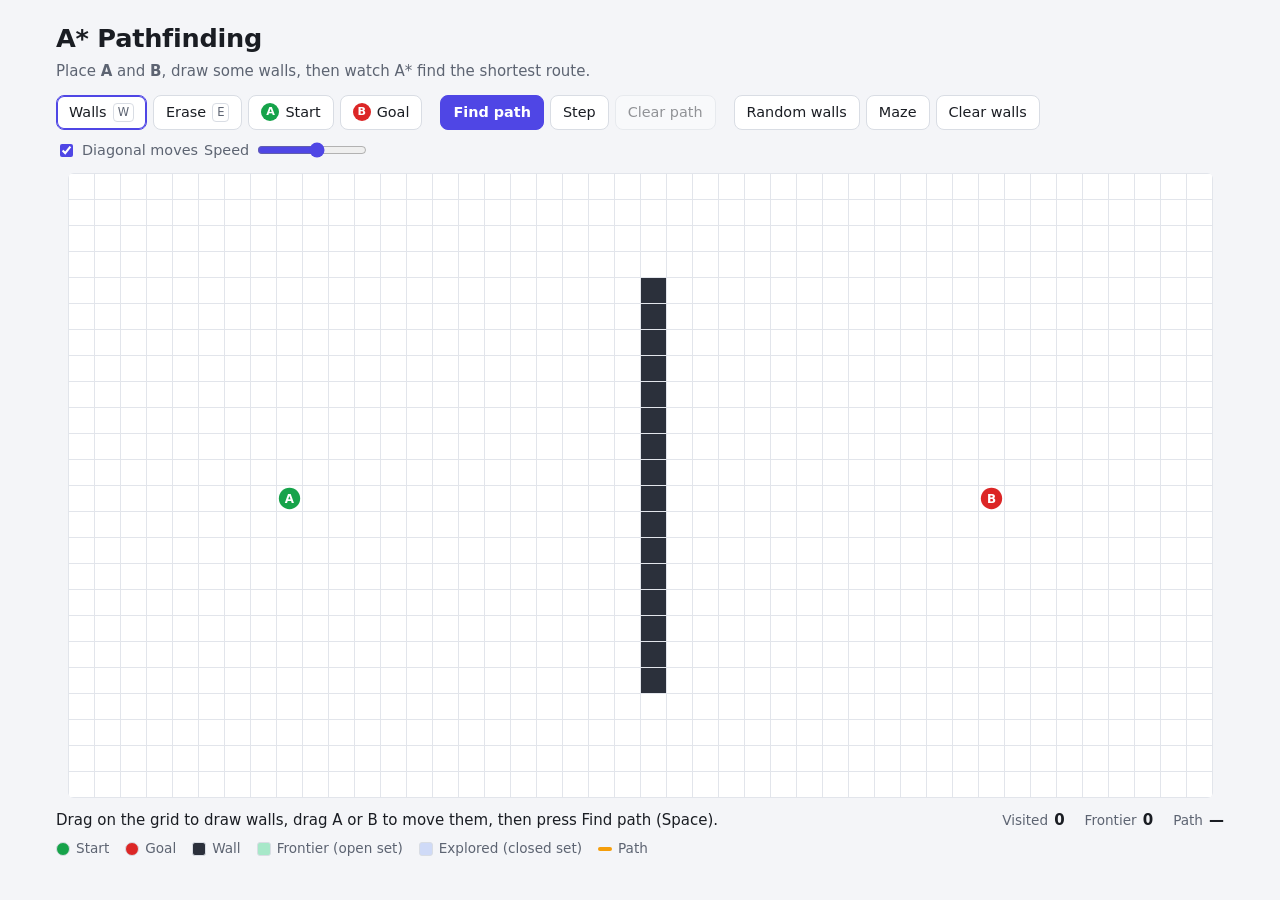
<file: a-star/index.html>
<!DOCTYPE html>
<html lang="en">
  <head>
    <meta charset="utf-8" />
    <meta name="viewport" content="width=device-width, initial-scale=1.0">

    <title>A* Pathfinding Visualizer</title>
    <meta name="description" content="Place a start and goal, draw walls, and watch the A* algorithm find the shortest path.">

    <link rel="stylesheet" type="text/css" href="style.css">

    <script src="p5.min.js"></script>
    <!-- Visitor analytics (GoatCounter, no cookies). Pages shown inside another page (the desktop's windows) aren't counted twice. -->
    <script>if (window.top !== window) window.goatcounter = { no_onload: true };</script>
    <script data-goatcounter="https://askew.goatcounter.com/count" async src="//gc.zgo.at/count.js"></script>
  </head>

  <body>
    <header class="top">
      <h1>A* Pathfinding</h1>
      <p class="sub">Place <b>A</b> and <b>B</b>, draw some walls, then watch A* find the shortest route.</p>
    </header>

    <main>
      <section class="toolbar" aria-label="Controls">
        <div class="group" aria-label="Tool">
          <button class="tool" data-tool="wall" aria-pressed="true" title="Draw walls (W)">Walls <kbd>W</kbd></button>
          <button class="tool" data-tool="erase" aria-pressed="false" title="Erase walls (E)">Erase <kbd>E</kbd></button>
          <button class="tool" data-tool="start" aria-pressed="false" title="Place start (A)"><span class="dot dot-a">A</span> Start</button>
          <button class="tool" data-tool="end" aria-pressed="false" title="Place goal (B)"><span class="dot dot-b">B</span> Goal</button>
        </div>

        <div class="group">
          <button id="run" class="primary" title="Space">Find path</button>
          <button id="step" title="Advance one node (S)">Step</button>
          <button id="clearPath" title="Clear the search (C)">Clear path</button>
        </div>

        <div class="group">
          <button id="random">Random walls</button>
          <button id="maze">Maze</button>
          <button id="clearWalls">Clear walls</button>
        </div>

        <div class="group options">
          <label class="check"><input type="checkbox" id="diagonal" checked> Diagonal moves</label>
          <label class="speed">Speed <input type="range" id="speed" min="1" max="10" value="6"></label>
        </div>
      </section>

      <div id="stage"></div>

      <section class="footer" id="footer">
        <p id="status" role="status" aria-live="polite"></p>
        <dl class="stats">
          <div><dt>Visited</dt><dd id="statVisited">0</dd></div>
          <div><dt>Frontier</dt><dd id="statFrontier">0</dd></div>
          <div><dt>Path</dt><dd id="statPath">—</dd></div>
        </dl>
        <ul class="legend">
          <li><span class="swatch sw-start"></span>Start</li>
          <li><span class="swatch sw-end"></span>Goal</li>
          <li><span class="swatch sw-wall"></span>Wall</li>
          <li><span class="swatch sw-open"></span>Frontier (open set)</li>
          <li><span class="swatch sw-closed"></span>Explored (closed set)</li>
          <li><span class="swatch sw-path"></span>Path</li>
        </ul>
      </section>
    </main>

    <script src="sketch.js"></script>
  </body>
</html>
</file>
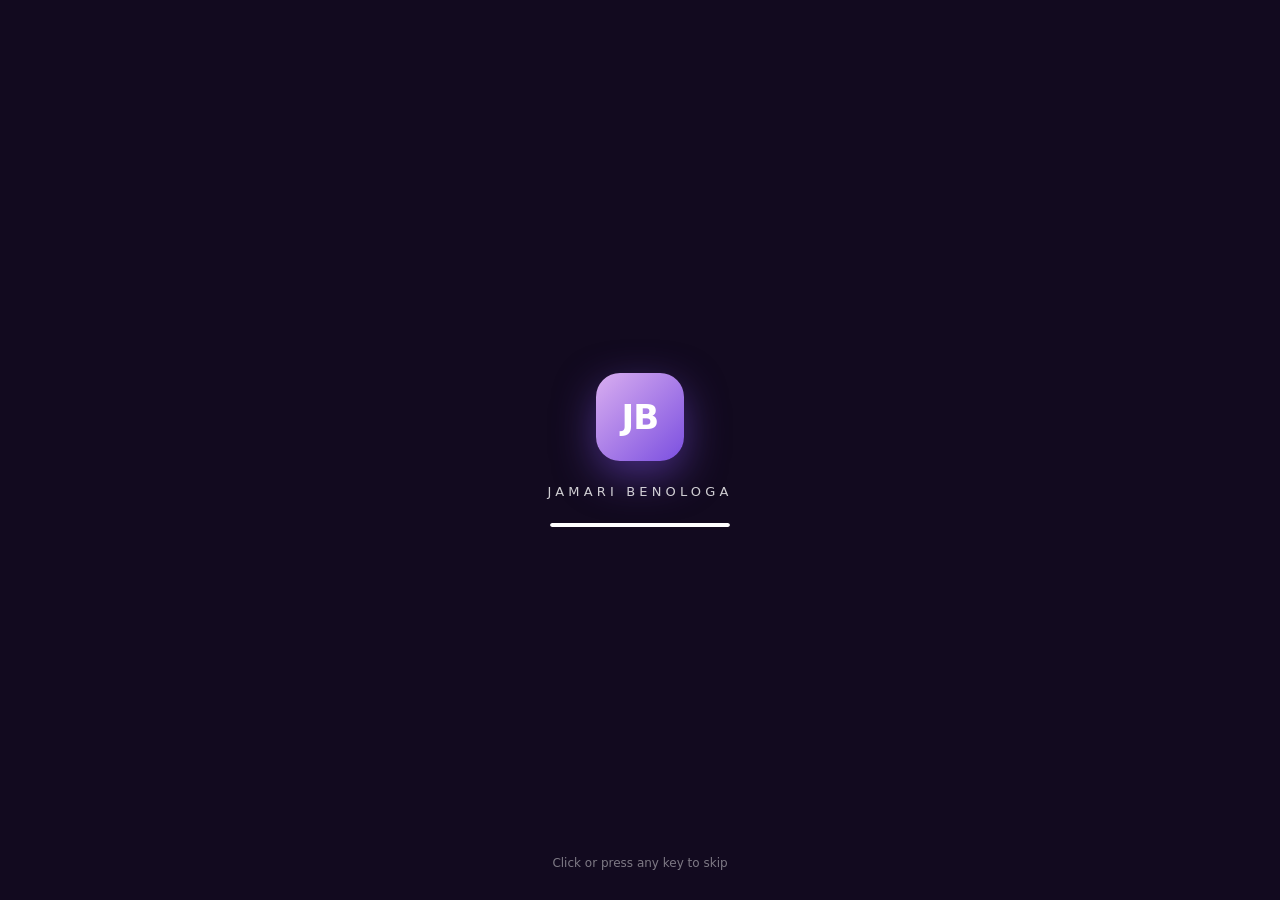
<file: desktop/index.html>
<!DOCTYPE html>
<html lang="en" class="no-js">
    <head>
        <meta charset="UTF-8">
        <meta name="viewport" content="width=device-width, initial-scale=1.0, viewport-fit=cover">
        <title>Jamari Benologa | Desktop</title>

        <!-- Link previews (same as the classic site) -->
        <meta name="description" content="Tech Architecture Analyst at Accenture and University of Arkansas Computer Science graduate. See my experience, projects, and how to get in touch.">
        <link rel="canonical" href="https://jamaribenologa.com/">
        <meta property="og:type" content="website">
        <meta property="og:url" content="https://jamaribenologa.com/desktop/">
        <meta property="og:site_name" content="Jamari Benologa">
        <meta property="og:title" content="Jamari Benologa | Portfolio Desktop OS">
        <meta property="og:description" content="My portfolio as a working desktop OS, built from scratch in plain JavaScript: draggable windows, a customizable dock, a browser, a terminal, and live demos.">
        <meta property="og:image" content="https://jamaribenologa.com/og-desktop.jpg">
        <meta property="og:image:width" content="1200">
        <meta property="og:image:height" content="627">
        <meta property="og:image:alt" content="Jamari Benologa's portfolio as a macOS-style desktop with windows and a dock">
        <meta name="twitter:card" content="summary_large_image">
        <meta name="twitter:title" content="Jamari Benologa | Portfolio Desktop OS">
        <meta name="twitter:description" content="My portfolio as a working desktop OS, built from scratch in plain JavaScript: draggable windows, a customizable dock, a browser, a terminal, and live demos.">
        <meta name="twitter:image" content="https://jamaribenologa.com/og-desktop.jpg">

        <link rel="icon" type="image/x-icon" href="/favicon.ico">
        <!-- Hostinger caches CSS/JS for 7 days; bump ?v= whenever desktop.css or desktop.js changes -->
        <link rel="stylesheet" href="desktop.css?v=4">

        <script>
            // Runs before first paint: mark JS as on, apply saved theme/wallpaper, and skip the boot screen if it already played.
            (function () {
                var root = document.documentElement, c = 'js', s = {};
                try { s = JSON.parse(localStorage.getItem('jb-settings')) || {}; } catch (e) {}
                try { if (sessionStorage.getItem('jb-booted') === '1') c += ' booted'; } catch (e) {}
                if (s.boot === false) c += ' booted';
                if (s.theme === 'light' || s.theme === 'dark') root.setAttribute('data-theme', s.theme);
                if (s.wallpaper) root.setAttribute('data-wallpaper', s.wallpaper);
                root.className = c;
            })();
        </script>
        <!-- Visitor analytics (GoatCounter, no cookies). Pages shown inside another page (the desktop's windows) aren't counted twice. -->
        <script>if (window.top !== window) window.goatcounter = { no_onload: true };</script>
        <script data-goatcounter="https://askew.goatcounter.com/count" async src="//gc.zgo.at/count.js"></script>
    </head>

    <body>
        <!-- Icon sprite -->
        <svg width="0" height="0" style="position:absolute" aria-hidden="true">
            <symbol id="i-user" viewBox="0 0 24 24"><circle cx="12" cy="8.5" r="3.5"/><path d="M5 19.5c1.2-3.4 4-5 7-5s5.8 1.6 7 5"/></symbol>
            <symbol id="i-briefcase" viewBox="0 0 24 24"><rect x="3.5" y="7.5" width="17" height="12" rx="2"/><path d="M9 7.5V6a1.5 1.5 0 0 1 1.5-1.5h3A1.5 1.5 0 0 1 15 6v1.5M3.5 12.5h17"/></symbol>
            <symbol id="i-folder" viewBox="0 0 24 24"><path d="M3.5 7.5A1.5 1.5 0 0 1 5 6h4.2l1.8 2H19a1.5 1.5 0 0 1 1.5 1.5v8A1.5 1.5 0 0 1 19 19H5a1.5 1.5 0 0 1-1.5-1.5z"/></symbol>
            <symbol id="i-doc" viewBox="0 0 24 24"><path d="M7 3.5h7l4 4v12a1 1 0 0 1-1 1H7a1 1 0 0 1-1-1v-15a1 1 0 0 1 1-1z"/><path d="M14 3.5v4h4M9 12h6M9 15.5h6"/></symbol>
            <symbol id="i-snake" viewBox="0 0 24 24"><path d="M4 18h5v-7h6v4h4" stroke-width="2.6"/><circle cx="18.5" cy="7" r="1.7" fill="currentColor" stroke="none"/></symbol>
            <symbol id="i-astar" viewBox="0 0 24 24"><path d="M5.5 18.5h5v-6h4v-5h4" stroke-dasharray="2.2 2.4"/><circle cx="5.5" cy="18.5" r="2.1" fill="currentColor" stroke="none"/><circle cx="18.5" cy="7.5" r="2.4"/></symbol>
            <symbol id="i-triage" viewBox="0 0 24 24"><path d="M3.5 12.5h4l2.2-5.5 4.4 11 2.2-5.5h4.2"/></symbol>
            <symbol id="i-mail" viewBox="0 0 24 24"><rect x="3.5" y="5.5" width="17" height="13" rx="2"/><path d="m4 7 8 6 8-6"/></symbol>
            <symbol id="i-window" viewBox="0 0 24 24"><rect x="3.5" y="4.5" width="17" height="15" rx="2"/><path d="M3.5 8.5h17M7 12h10M7 15h6"/></symbol>
            <symbol id="i-linkedin" viewBox="0 0 24 24"><rect x="3.5" y="3.5" width="17" height="17" rx="3"/><path d="M8 11v5.5M8 8v.01M11.5 16.5V11M11.5 13.5c0-1.6 1-2.6 2.3-2.6s2.2.9 2.2 2.6v3"/></symbol>
            <symbol id="i-code" viewBox="0 0 24 24"><path d="m9 7-5 5 5 5M15 7l5 5-5 5"/></symbol>
            <symbol id="i-download" viewBox="0 0 24 24"><path d="M12 4v11M7.5 10.5 12 15l4.5-4.5M5 19.5h14"/></symbol>
            <symbol id="i-external" viewBox="0 0 24 24"><path d="M14 4.5h5.5V10M19.5 4.5 11 13M18 14v4.5a1 1 0 0 1-1 1H5.5a1 1 0 0 1-1-1V7a1 1 0 0 1 1-1H10"/></symbol>
            <symbol id="i-back" viewBox="0 0 24 24"><path d="m14.5 5-7 7 7 7"/></symbol>
            <symbol id="i-play" viewBox="0 0 24 24"><path d="M8 5.5v13l10-6.5z" fill="currentColor"/></symbol>
            <symbol id="i-copy" viewBox="0 0 24 24"><rect x="8.5" y="8.5" width="11" height="11" rx="2"/><path d="M15.5 8.5V6a1.5 1.5 0 0 0-1.5-1.5H6A1.5 1.5 0 0 0 4.5 6v8A1.5 1.5 0 0 0 6 15.5h2.5"/></symbol>
            <symbol id="i-globe" viewBox="0 0 24 24"><circle cx="12" cy="12" r="8.5"/><path d="M3.5 12h17M12 3.5c2.4 2.5 3.6 5.3 3.6 8.5s-1.2 6-3.6 8.5c-2.4-2.5-3.6-5.3-3.6-8.5s1.2-6 3.6-8.5z"/></symbol>
            <symbol id="i-terminal" viewBox="0 0 24 24"><rect x="3.5" y="5" width="17" height="14" rx="2"/><path d="m7.5 10 2.5 2-2.5 2M12.5 14.5h4"/></symbol>
            <symbol id="i-notes" viewBox="0 0 24 24"><rect x="5" y="3.5" width="14" height="17" rx="2"/><path d="M8.5 8h7M8.5 11.5h7M8.5 15h4"/></symbol>
            <symbol id="i-calc" viewBox="0 0 24 24"><rect x="5" y="3" width="14" height="18" rx="2.5"/><path d="M8.5 7.5h7"/><path d="M8.8 12h.01M12 12h.01M15.2 12h.01M8.8 15.3h.01M12 15.3h.01M15.2 15.3h.01M8.8 18.3h.01M12 18.3h.01M15.2 18.3h.01" stroke-width="2.4"/></symbol>
            <symbol id="i-sliders" viewBox="0 0 24 24"><path d="M4 7h8.5M17.5 7H20M4 12h2.5M11.5 12H20M4 17h10.5M19.5 17h.5"/><circle cx="15" cy="7" r="2.3"/><circle cx="9" cy="12" r="2.3"/><circle cx="17" cy="17" r="2.3"/></symbol>
            <symbol id="i-forward" viewBox="0 0 24 24"><path d="m9.5 5 7 7-7 7"/></symbol>
            <symbol id="i-reload" viewBox="0 0 24 24"><path d="M19 12a7 7 0 1 1-2.05-4.95M19 4.5V9h-4.5"/></symbol>
            <symbol id="i-home" viewBox="0 0 24 24"><path d="M4.5 11 12 4.5l7.5 6.5M6.5 9.5v10h11v-10"/></symbol>
            <symbol id="i-plus" viewBox="0 0 24 24"><path d="M12 5v14M5 12h14"/></symbol>
            <symbol id="i-search" viewBox="0 0 24 24"><circle cx="11" cy="11" r="6"/><path d="m20 20-4.5-4.5"/></symbol>
            <symbol id="i-trash" viewBox="0 0 24 24"><path d="M5 7h14M10 7V5h4v2M7 7l1 12.5h8L17 7"/></symbol>
            <symbol id="i-book" viewBox="0 0 24 24"><path d="M5 5.5A1.5 1.5 0 0 1 6.5 4H19v13H6.5A1.5 1.5 0 0 0 5 18.5zM5 18.5A1.5 1.5 0 0 0 6.5 20H19"/><path d="M9 8h6"/></symbol>
            <symbol id="i-pin" viewBox="0 0 24 24"><path d="M12 20.5s-6-5.4-6-10.5a6 6 0 0 1 12 0c0 5.1-6 10.5-6 10.5z"/><circle cx="12" cy="10" r="2.2"/></symbol>
            <symbol id="g-close" viewBox="0 0 14 14"><path d="M4.2 4.2l5.6 5.6M9.8 4.2l-5.6 5.6"/></symbol>
            <symbol id="g-min" viewBox="0 0 14 14"><path d="M3.8 7h6.4"/></symbol>
            <symbol id="g-max" viewBox="0 0 14 14"><path d="M7 3.8v6.4M3.8 7h6.4"/></symbol>
        </svg>

        <!-- Boot screen (plays once per browser session; click or press any key to skip) -->
        <div class="boot" id="boot" aria-hidden="true">
            <div class="boot-inner">
                <span class="mono mono-lg">JB</span>
                <span class="boot-name">Jamari Benologa</span>
                <span class="boot-bar"><span></span></span>
            </div>
            <span class="boot-skip">Click or press any key to skip</span>
        </div>

        <noscript>
            <p class="noscript">This desktop needs JavaScript. <a href="/">Open the classic site</a> instead.</p>
        </noscript>

        <!-- Menu bar -->
        <header class="menubar">
            <div class="menubar-left">
                <div class="menu">
                    <button class="menubar-btn logo-btn" id="logoBtn" aria-haspopup="true" aria-expanded="false" aria-controls="logoMenu" aria-label="Main menu">
                        <span class="mono mono-sm">JB</span>
                    </button>
                    <ul class="dropdown" id="logoMenu" hidden>
                        <li><button data-open="about">About Me</button></li>
                        <li><button data-open="experience">Experience</button></li>
                        <li><button data-open="projects">Projects</button></li>
                        <li><button data-open="resume">Resume</button></li>
                        <li><button data-open="contact">Contact</button></li>
                        <li class="sep" role="separator"></li>
                        <li><button data-open="browser">Browser</button></li>
                        <li><button data-open="terminal">Terminal</button></li>
                        <li><button data-open="notes">Notes</button></li>
                        <li><button data-open="calculator">Calculator</button></li>
                        <li><button data-open="settings">Settings…</button></li>
                        <li class="sep" role="separator"></li>
                        <li><a href="/Jamari_Benologa_Resume.pdf?v=4" download>Download resume (PDF)</a></li>
                        <li><a href="/">Classic view</a></li>
                    </ul>
                </div>
                <span class="active-app" id="activeApp">Desktop</span>
            </div>
            <div class="menubar-right">
                <button class="menubar-btn hide-phone search-btn" id="searchBtn" aria-label="Search apps and projects (Ctrl+K)" title="Search (Ctrl+K)"><svg class="gl"><use href="#i-search"/></svg></button>
                <button class="menubar-btn hide-phone" data-open="resume">Resume</button>
                <a class="menubar-btn classic-link" href="/">Classic view</a>
                <time class="clock" id="clock"></time>
            </div>
        </header>

        <main class="desktop" id="desktop">
            <div class="wallpaper-title">
                <h1>Jamari Benologa</h1>
                <p class="role">Tech Architecture Analyst at Accenture</p>
                <p class="hint"><span class="hide-phone">Double-click an icon to open it, or pick an app from the dock.</span><span class="show-phone">Tap an app to open it.</span><span class="edit-hint">Drag icons to rearrange them, then tap Done.</span></p>
            </div>

            <!-- Desktop icons (a home-screen grid on phones; data-fav items live in the phone dock, data-phone-only items sit in the dock on computers) -->
            <ul class="desk-icons" aria-label="Desktop">
                <li data-fav><button class="desk-icon" data-open="about"><span class="app-icon ic-about"><svg class="gl"><use href="#i-user"/></svg></span><span class="label">About Me</span></button></li>
                <li><button class="desk-icon" data-open="experience"><span class="app-icon ic-experience"><svg class="gl"><use href="#i-briefcase"/></svg></span><span class="label">Experience</span></button></li>
                <li data-fav><button class="desk-icon" data-open="projects"><span class="app-icon ic-projects"><svg class="gl"><use href="#i-folder"/></svg></span><span class="label">Projects</span></button></li>
                <li data-fav><button class="desk-icon" data-open="resume"><span class="app-icon ic-resume"><svg class="gl"><use href="#i-doc"/></svg></span><span class="label">Resume.pdf</span></button></li>
                <li><button class="desk-icon" data-open="snake"><span class="app-icon ic-snake"><svg class="gl"><use href="#i-snake"/></svg></span><span class="label">Snake</span></button></li>
                <li><button class="desk-icon" data-open="astar"><span class="app-icon ic-astar"><svg class="gl"><use href="#i-astar"/></svg></span><span class="label">A* Pathfinding</span></button></li>
                <li><button class="desk-icon" data-open="triage"><span class="app-icon ic-triage"><svg class="gl"><use href="#i-triage"/></svg></span><span class="label">AI Triage</span></button></li>
                <li data-fav><button class="desk-icon" data-open="contact"><span class="app-icon ic-contact"><svg class="gl"><use href="#i-mail"/></svg></span><span class="label">Contact</span></button></li>
                <li data-phone-only><button class="desk-icon" data-open="browser"><span class="app-icon ic-browser"><svg class="gl"><use href="#i-globe"/></svg></span><span class="label">Browser</span></button></li>
                <li data-phone-only><button class="desk-icon" data-open="terminal"><span class="app-icon ic-terminal"><svg class="gl"><use href="#i-terminal"/></svg></span><span class="label">Terminal</span></button></li>
                <li data-phone-only><button class="desk-icon" data-open="notes"><span class="app-icon ic-notes"><svg class="gl"><use href="#i-notes"/></svg></span><span class="label">Notes</span></button></li>
                <li data-phone-only><button class="desk-icon" data-open="calculator"><span class="app-icon ic-calculator"><svg class="gl"><use href="#i-calc"/></svg></span><span class="label">Calculator</span></button></li>
                <li data-phone-only><button class="desk-icon" data-open="settings"><span class="app-icon ic-settings"><svg class="gl"><use href="#i-sliders"/></svg></span><span class="label">Settings</span></button></li>
                <li><a class="desk-icon" href="/"><span class="app-icon ic-classic"><svg class="gl"><use href="#i-window"/></svg></span><span class="label">Classic view</span></a></li>
            </ul>

            <!-- ============ Windows ============ -->

            <!-- About -->
            <section class="window" id="win-about" data-app="about" data-w="760" data-h="600" role="dialog" aria-labelledby="t-about" tabindex="-1" hidden>
                <div class="titlebar">
                    <div class="lights">
                        <button class="light l-close" data-act="close" aria-label="Close"><svg class="gl"><use href="#g-close"/></svg></button>
                        <button class="light l-min" data-act="min" aria-label="Minimize"><svg class="gl"><use href="#g-min"/></svg></button>
                        <button class="light l-max" data-act="max" aria-label="Maximize"><svg class="gl"><use href="#g-max"/></svg></button>
                    </div>
                    <button class="back" data-act="close"><svg class="gl"><use href="#i-back"/></svg>Back</button>
                    <h2 class="win-title" id="t-about">About Me</h2>
                </div>
                <div class="win-body">
                    <div class="pad about">
                        <div class="about-head">
                            <img src="/profile%20picture.jpeg" alt="Photo of Jamari Benologa" width="112" height="112">
                            <div>
                                <h3>Jamari Benologa</h3>
                                <p class="muted">Tech Architecture Analyst at Accenture · Austin, Texas</p>
                                <div class="btn-row">
                                    <button class="btn primary" data-open="contact">Contact me</button>
                                    <button class="btn" data-open="resume">View resume</button>
                                </div>
                            </div>
                        </div>

                        <p>My name is Jamari Benologa. I'm a Tech Architecture Analyst at Accenture and a graduate of the University of Arkansas, where I earned my B.S. in Computer Science.
                            I enjoy coding in my free time and discovering new ways to solve problems through software. This passion led me to pursue a career in software engineering.
                            I’ve built my skills by working on personal projects and participating in events like hackathons. I currently live in Austin, Texas, and enjoy hobbies like
                            playing video games, working out, and spending time with friends and family.</p>

                        <h4 class="section-label">Profile</h4>
                        <dl class="facts">
                            <div><dt>Full name</dt><dd>Jamari Benologa</dd></div>
                            <div><dt>Email</dt><dd><a href="mailto:jamaribenologabusiness@gmail.com">jamaribenologabusiness@gmail.com</a></dd></div>
                            <div><dt>Location</dt><dd>Austin, Texas</dd></div>
                            <div><dt>Education</dt><dd>B.S. in Computer Science, University of Arkansas</dd></div>
                        </dl>

                        <h4 class="section-label">Skills</h4>
                        <div class="skill-group">
                            <h5>Languages</h5>
                            <ul class="chips">
                                <li>Java</li><li>Python</li><li>JavaScript</li><li>TypeScript</li><li>Node.js</li><li>SQL</li><li>C++</li><li>HTML/CSS</li>
                            </ul>
                        </div>
                        <div class="skill-group">
                            <h5>Tools &amp; Platforms</h5>
                            <ul class="chips">
                                <li>GitHub</li><li>GitHub Copilot</li><li>VS Code</li><li>Dynatrace</li><li>Linux</li><li>Jira</li>
                            </ul>
                        </div>
                    </div>
                </div>
            </section>

            <!-- Experience & education -->
            <section class="window" id="win-experience" data-app="experience" data-w="900" data-h="620" role="dialog" aria-labelledby="t-experience" tabindex="-1" hidden>
                <div class="titlebar">
                    <div class="lights">
                        <button class="light l-close" data-act="close" aria-label="Close"><svg class="gl"><use href="#g-close"/></svg></button>
                        <button class="light l-min" data-act="min" aria-label="Minimize"><svg class="gl"><use href="#g-min"/></svg></button>
                        <button class="light l-max" data-act="max" aria-label="Maximize"><svg class="gl"><use href="#g-max"/></svg></button>
                    </div>
                    <button class="back" data-act="close"><svg class="gl"><use href="#i-back"/></svg>Back</button>
                    <h2 class="win-title" id="t-experience">Experience</h2>
                </div>
                <div class="win-body split">
                    <div class="exp">
                        <div class="exp-list" role="tablist" aria-orientation="vertical" aria-label="Jobs and schools">
                            <p class="exp-group">Work</p>
                            <button class="exp-tab" role="tab" id="tab-acc" aria-controls="exp-acc" aria-selected="true"><img src="/accenturelogo.png" alt=""><span><strong>Accenture</strong><small>Sept 2025 – Current</small></span></button>
                            <button class="exp-tab" role="tab" id="tab-diq" aria-controls="exp-diq" aria-selected="false" tabindex="-1"><img src="/developiq.png" alt=""><span><strong>DevelopIQ</strong><small>Jan – Jun 2025</small></span></button>
                            <button class="exp-tab" role="tab" id="tab-acc-intern" aria-controls="exp-acc-intern" aria-selected="false" tabindex="-1"><img src="/accenturelogo.png" alt=""><span><strong>Accenture (Intern)</strong><small>Jun – Aug 2024</small></span></button>
                            <button class="exp-tab" role="tab" id="tab-vand" aria-controls="exp-vand" aria-selected="false" tabindex="-1"><img src="/vandagriff.png" alt=""><span><strong>Vandagriff Elementary</strong><small>Feb 2024 – Apr 2025</small></span></button>
                            <button class="exp-tab" role="tab" id="tab-cyp" aria-controls="exp-cyp" aria-selected="false" tabindex="-1"><img src="/cypress_technologies_logo.jpeg" alt=""><span><strong>Cypress Technologies</strong><small>Jun – Aug 2022</small></span></button>
                            <p class="exp-group">Education</p>
                            <button class="exp-tab" role="tab" id="tab-uark" aria-controls="exp-uark" aria-selected="false" tabindex="-1"><img src="/pencil.jpeg" alt=""><span><strong>University of Arkansas</strong><small>2022 – 2025</small></span></button>
                            <button class="exp-tab" role="tab" id="tab-lhs" aria-controls="exp-lhs" aria-selected="false" tabindex="-1"><img src="/pencil.jpeg" alt=""><span><strong>Leander High School</strong><small>2018 – 2022</small></span></button>
                        </div>

                        <div class="exp-pane">
                            <article class="exp-entry" role="tabpanel" id="exp-acc" aria-labelledby="tab-acc">
                                <header><img src="/accenturelogo.png" alt="Accenture logo"><div><h3>Accenture</h3><p class="role-line">Tech Architecture Analyst</p><p class="muted">September 2025 – Current</p></div></header>
                                <ul>
                                    <li>Built a Node.js/MCP tool that queries live incident data via SQL and generates branded executive PDF reports with KPIs, severity breakdowns, and recurring trends.</li>
                                    <li>Deployed production SLOs and observability dashboards for 10+ enterprise apps using Dynatrace, dtctl, and GitHub-managed YAML, validating thresholds against 30/60/90-day production telemetry.</li>
                                    <li>Diagnosed latency SLO volatility in a flagged application, traced it to interval-average binarization with too little threshold margin, and delivered a clear remediation path.</li>
                                    <li>Developed 5 Excel VBA automations with Microsoft Copilot, saving 100+ hours of manual work.</li>
                                </ul>
                            </article>
                            <article class="exp-entry" role="tabpanel" id="exp-diq" aria-labelledby="tab-diq" hidden>
                                <header><img src="/developiq.png" alt="DevelopIQ logo"><div><h3>DevelopIQ</h3><p class="role-line">Lead Developer</p><p class="muted">January 2025 – June 2025</p></div></header>
                                <ul>
                                    <li>Enhanced search functionality by implementing advanced filtering.</li>
                                    <li>Optimized mobile compatibility to expand accessibility and reach a broader user base.</li>
                                </ul>
                            </article>
                            <article class="exp-entry" role="tabpanel" id="exp-acc-intern" aria-labelledby="tab-acc-intern" hidden>
                                <header><img src="/accenturelogo.png" alt="Accenture logo"><div><h3>Accenture</h3><p class="role-line">Tech Architecture Summer Analyst (Software Engineering Intern)</p><p class="muted">June 2024 – August 2024</p></div></header>
                                <ul>
                                    <li>Enhanced contact center AI capabilities for one of the world’s leading retailers by integrating and utilizing their custom Natural Language Understanding (NLU) platform, while collaborating with cross-functional teams to design and deploy solutions.</li>
                                    <li>Developed, optimized, and tested backend systems in Java and frontend components for the NLU platform, ensuring scalability, efficiency, and a seamless user experience.</li>
                                    <li>Implemented thorough testing and debugging procedures for both backend and frontend systems, resolving issues and enhancing overall system performance and reliability.</li>
                                    <li>Helped to migrate the team’s application from an obsolete to a more robust front-end platform to optimize costs and improve developer productivity.</li>
                                </ul>
                            </article>
                            <article class="exp-entry" role="tabpanel" id="exp-vand" aria-labelledby="tab-vand" hidden>
                                <header><img src="/vandagriff.png" alt="Vandagriff Elementary School logo"><div><h3>Vandagriff Elementary School</h3><p class="role-line">Coding Instructor</p><p class="muted">February 2024 – April 2025</p></div></header>
                                <ul>
                                    <li>Utilized a variety of instructional strategies, including hands-on activities, group discussions, and technology integration, to facilitate student learning.</li>
                                    <li>Established positive relationships with students and parents to support a collaborative learning environment.</li>
                                </ul>
                            </article>
                            <article class="exp-entry" role="tabpanel" id="exp-cyp" aria-labelledby="tab-cyp" hidden>
                                <header><img src="/cypress_technologies_logo.jpeg" alt="Cypress Technologies logo"><div><h3>Cypress Technologies</h3><p class="role-line">SMT Operator</p><p class="muted">June 2022 – August 2022</p></div></header>
                                <ul>
                                    <li>Focused on solder paste printing, solder paste inspection, and thermal profile monitoring system.</li>
                                    <li>Collaborated with other departments, such as Quality Assurance, Engineering, Purchasing, and Shipping and Receiving, to ensure efficient completion of tasks.</li>
                                    <li>Provided technical support to engineering staff regarding component placement issues on various projects.</li>
                                </ul>
                            </article>
                            <article class="exp-entry" role="tabpanel" id="exp-uark" aria-labelledby="tab-uark" hidden>
                                <header><img src="/pencil.jpeg" alt=""><div><h3>University of Arkansas</h3><p class="role-line">B.S. in Computer Science</p><p class="muted">August 2022 – May 2025</p></div></header>
                                <p>Graduated with a B.S. in Computer Science from the University of Arkansas. Former member of the Association of Computing Machinery and participant in multiple hackathons during my time as a student.</p>
                            </article>
                            <article class="exp-entry" role="tabpanel" id="exp-lhs" aria-labelledby="tab-lhs" hidden>
                                <header><img src="/pencil.jpeg" alt=""><div><h3>Leander High School</h3><p class="role-line">High school diploma</p><p class="muted">August 2018 – May 2022</p></div></header>
                                <p>Graduated distinguished with honors. Obtained a 3.93 GPA and top 7% of the class. Member of National Honor Society for 4 years.</p>
                            </article>
                        </div>
                    </div>
                </div>
            </section>

            <!-- Projects folder -->
            <section class="window" id="win-projects" data-app="projects" data-w="820" data-h="560" role="dialog" aria-labelledby="t-projects" tabindex="-1" hidden>
                <div class="titlebar">
                    <div class="lights">
                        <button class="light l-close" data-act="close" aria-label="Close"><svg class="gl"><use href="#g-close"/></svg></button>
                        <button class="light l-min" data-act="min" aria-label="Minimize"><svg class="gl"><use href="#g-min"/></svg></button>
                        <button class="light l-max" data-act="max" aria-label="Maximize"><svg class="gl"><use href="#g-max"/></svg></button>
                    </div>
                    <button class="back" data-act="close"><svg class="gl"><use href="#i-back"/></svg>Back</button>
                    <h2 class="win-title" id="t-projects">Projects</h2>
                </div>
                <div class="win-body">
                    <p class="folder-meta">7 items · Select a project to open it</p>
                    <ul class="project-grid">
                        <li><button class="project-item" data-open="proj-website"><img src="/Website.png" alt=""><span>Personal Website</span></button></li>
                        <li><button class="project-item" data-open="proj-snake"><img src="/SnakeGame.png?v=2" alt=""><span>Snake Game</span></button></li>
                        <li><button class="project-item" data-open="proj-astar"><img src="/Pathfinding.png?v=2" alt=""><span>A* Pathfinding</span></button></li>
                        <li><button class="project-item" data-open="proj-webscraper"><img src="/Webscaper.png" alt=""><span>Webscraper</span></button></li>
                        <li><button class="project-item" data-open="proj-bananaquest"><img src="/BananaQuest.png" alt=""><span>Banana Quest</span></button></li>
                        <li><button class="project-item" data-open="proj-triage"><img src="/AITriage.png" alt=""><span>AI Incident Triage</span></button></li>
                        <li><button class="project-item" data-open="proj-zenathlete"><img src="/zenathlete-placeholder.svg" alt=""><span>ZenAthlete</span></button></li>
                    </ul>
                </div>
            </section>

            <!-- Project: Personal Website -->
            <section class="window" id="win-proj-website" data-app="proj-website" data-w="600" data-h="600" data-thumb="/Website.png" role="dialog" aria-labelledby="t-proj-website" tabindex="-1" hidden>
                <div class="titlebar">
                    <div class="lights">
                        <button class="light l-close" data-act="close" aria-label="Close"><svg class="gl"><use href="#g-close"/></svg></button>
                        <button class="light l-min" data-act="min" aria-label="Minimize"><svg class="gl"><use href="#g-min"/></svg></button>
                        <button class="light l-max" data-act="max" aria-label="Maximize"><svg class="gl"><use href="#g-max"/></svg></button>
                    </div>
                    <button class="back" data-act="close"><svg class="gl"><use href="#i-back"/></svg>Back</button>
                    <h2 class="win-title" id="t-proj-website">Personal Website</h2>
                </div>
                <div class="win-body">
                    <img class="project-hero" src="/Website.png" alt="Screenshot of the personal website">
                    <div class="pad project">
                        <ul class="chips"><li>HTML</li><li>CSS</li><li>JavaScript</li></ul>
                        <p>Designed and built my personal portfolio site as an extension of my resume, showcasing my work experience, education, and projects with a responsive layout and interactive project modals. This desktop version adds a small window manager written from scratch: draggable, resizable windows, a dock, and a phone-style home screen.</p>
                        <div class="btn-row">
                            <a class="btn primary" href="https://github.com/Askew11/jamari-portfolio-website" target="_blank" rel="noopener noreferrer"><svg class="gl"><use href="#i-code"/></svg>View on GitHub</a>
                            <a class="btn" href="/"><svg class="gl"><use href="#i-window"/></svg>Classic view</a>
                        </div>
                    </div>
                </div>
            </section>

            <!-- Project: Snake -->
            <section class="window" id="win-proj-snake" data-app="proj-snake" data-w="600" data-h="620" data-thumb="/SnakeGame.png?v=2" role="dialog" aria-labelledby="t-proj-snake" tabindex="-1" hidden>
                <div class="titlebar">
                    <div class="lights">
                        <button class="light l-close" data-act="close" aria-label="Close"><svg class="gl"><use href="#g-close"/></svg></button>
                        <button class="light l-min" data-act="min" aria-label="Minimize"><svg class="gl"><use href="#g-min"/></svg></button>
                        <button class="light l-max" data-act="max" aria-label="Maximize"><svg class="gl"><use href="#g-max"/></svg></button>
                    </div>
                    <button class="back" data-act="close"><svg class="gl"><use href="#i-back"/></svg>Back</button>
                    <h2 class="win-title" id="t-proj-snake">Snake Game</h2>
                </div>
                <div class="win-body">
                    <img class="project-hero" src="/SnakeGame.png?v=2" alt="Screenshot of the Snake game">
                    <div class="pad project">
                        <ul class="chips"><li>HTML</li><li>CSS</li><li>JavaScript</li><li>p5.js</li></ul>
                        <p>Built a classic Snake game with p5.js that plays on desktop and phones: steer with the arrow keys, by swiping, or with on-screen buttons. The snake speeds up with every bite, your best score is saved, and a buffered turn queue keeps quick key presses from reversing the snake into itself.</p>
                        <div class="btn-row">
                            <button class="btn primary" data-open="snake"><svg class="gl"><use href="#i-play"/></svg>Play</button>
                            <a class="btn" href="/snake/" target="_blank" rel="noopener noreferrer"><svg class="gl"><use href="#i-external"/></svg>Open in new tab</a>
                            <a class="btn" href="https://github.com/Askew11/Snake-Game" target="_blank" rel="noopener noreferrer"><svg class="gl"><use href="#i-code"/></svg>GitHub</a>
                        </div>
                    </div>
                </div>
            </section>

            <!-- Project: A* -->
            <section class="window" id="win-proj-astar" data-app="proj-astar" data-w="600" data-h="640" data-thumb="/Pathfinding.png?v=2" role="dialog" aria-labelledby="t-proj-astar" tabindex="-1" hidden>
                <div class="titlebar">
                    <div class="lights">
                        <button class="light l-close" data-act="close" aria-label="Close"><svg class="gl"><use href="#g-close"/></svg></button>
                        <button class="light l-min" data-act="min" aria-label="Minimize"><svg class="gl"><use href="#g-min"/></svg></button>
                        <button class="light l-max" data-act="max" aria-label="Maximize"><svg class="gl"><use href="#g-max"/></svg></button>
                    </div>
                    <button class="back" data-act="close"><svg class="gl"><use href="#i-back"/></svg>Back</button>
                    <h2 class="win-title" id="t-proj-astar">A* Pathfinding Algorithm</h2>
                </div>
                <div class="win-body">
                    <img class="project-hero" src="/Pathfinding.png?v=2" alt="Screenshot of the A* pathfinding visualizer">
                    <div class="pad project">
                        <ul class="chips"><li>HTML</li><li>CSS</li><li>JavaScript</li><li>p5.js</li></ul>
                        <p>Built an interactive A* pathfinding visualizer with p5.js. Place the start and goal anywhere, draw walls or generate random walls and solvable mazes, then watch the search expand step by step. Once it finishes, any edit re-runs the search instantly, so the shortest path updates live. Uses an octile-distance heuristic and a binary-heap open set, with optional diagonal moves and adjustable speed.</p>
                        <div class="btn-row">
                            <button class="btn primary" data-open="astar"><svg class="gl"><use href="#i-play"/></svg>Open visualizer</button>
                            <a class="btn" href="/a-star/" target="_blank" rel="noopener noreferrer"><svg class="gl"><use href="#i-external"/></svg>Open in new tab</a>
                            <a class="btn" href="https://github.com/Askew11/A-Pathfinding" target="_blank" rel="noopener noreferrer"><svg class="gl"><use href="#i-code"/></svg>GitHub</a>
                        </div>
                    </div>
                </div>
            </section>

            <!-- Project: Webscraper -->
            <section class="window" id="win-proj-webscraper" data-app="proj-webscraper" data-w="600" data-h="580" data-thumb="/Webscaper.png" role="dialog" aria-labelledby="t-proj-webscraper" tabindex="-1" hidden>
                <div class="titlebar">
                    <div class="lights">
                        <button class="light l-close" data-act="close" aria-label="Close"><svg class="gl"><use href="#g-close"/></svg></button>
                        <button class="light l-min" data-act="min" aria-label="Minimize"><svg class="gl"><use href="#g-min"/></svg></button>
                        <button class="light l-max" data-act="max" aria-label="Maximize"><svg class="gl"><use href="#g-max"/></svg></button>
                    </div>
                    <button class="back" data-act="close"><svg class="gl"><use href="#i-back"/></svg>Back</button>
                    <h2 class="win-title" id="t-proj-webscraper">Webscraper</h2>
                </div>
                <div class="win-body">
                    <img class="project-hero" src="/Webscaper.png" alt="Screenshot of the web scraper output">
                    <div class="pad project">
                        <ul class="chips"><li>Python</li><li>BigBoxAPI</li><li>Google Sheets API</li></ul>
                        <p>Built Python scripts for a hackathon that pull best-selling refrigerator and dishwasher listings from Home Depot via the BigBoxAPI, then write each product's price, size, and estimated energy consumption into a Google Sheet for easy comparison.</p>
                        <div class="btn-row">
                            <a class="btn primary" href="https://github.com/Askew11/Web-Scraper" target="_blank" rel="noopener noreferrer"><svg class="gl"><use href="#i-code"/></svg>View on GitHub</a>
                        </div>
                    </div>
                </div>
            </section>

            <!-- Project: Banana Quest (repo stays private: no links) -->
            <section class="window" id="win-proj-bananaquest" data-app="proj-bananaquest" data-w="600" data-h="600" data-thumb="/BananaQuest.png" role="dialog" aria-labelledby="t-proj-bananaquest" tabindex="-1" hidden>
                <div class="titlebar">
                    <div class="lights">
                        <button class="light l-close" data-act="close" aria-label="Close"><svg class="gl"><use href="#g-close"/></svg></button>
                        <button class="light l-min" data-act="min" aria-label="Minimize"><svg class="gl"><use href="#g-min"/></svg></button>
                        <button class="light l-max" data-act="max" aria-label="Maximize"><svg class="gl"><use href="#g-max"/></svg></button>
                    </div>
                    <button class="back" data-act="close"><svg class="gl"><use href="#i-back"/></svg>Back</button>
                    <h2 class="win-title" id="t-proj-bananaquest">Banana Quest</h2>
                </div>
                <div class="win-body">
                    <img class="project-hero" src="/BananaQuest.png" alt="Screenshot of Banana Quest">
                    <div class="pad project">
                        <ul class="chips"><li>HTML</li><li>CSS</li><li>JavaScript</li><li>TypeScript</li><li>Python</li></ul>
                        <p>I developed and designed "Banana Quest," an online game using HTML, CSS, JavaScript, Python, and TypeScript. The Python backend facilitated cross-browser connectivity and real-time updates, while the TypeScript frontend featured distinctive character sprites, an interactive chat box, progression counters, and an inventory tracker. The user-friendly start menu allowed players to input and display their usernames online.</p>
                    </div>
                </div>
            </section>

            <!-- Project: AI Incident Triage -->
            <section class="window" id="win-proj-triage" data-app="proj-triage" data-w="600" data-h="600" data-thumb="/AITriage.png" role="dialog" aria-labelledby="t-proj-triage" tabindex="-1" hidden>
                <div class="titlebar">
                    <div class="lights">
                        <button class="light l-close" data-act="close" aria-label="Close"><svg class="gl"><use href="#g-close"/></svg></button>
                        <button class="light l-min" data-act="min" aria-label="Minimize"><svg class="gl"><use href="#g-min"/></svg></button>
                        <button class="light l-max" data-act="max" aria-label="Maximize"><svg class="gl"><use href="#g-max"/></svg></button>
                    </div>
                    <button class="back" data-act="close"><svg class="gl"><use href="#i-back"/></svg>Back</button>
                    <h2 class="win-title" id="t-proj-triage">AI Incident Triage Assistant</h2>
                </div>
                <div class="win-body">
                    <img class="project-hero" src="/AITriage.png" alt="Screenshot of the AI incident triage dashboard">
                    <div class="pad project">
                        <ul class="chips"><li>Python</li><li>FastAPI</li><li>SQLAlchemy</li><li>OpenAI API</li></ul>
                        <p>Built a backend service that ingests IT incident tickets and uses an agentic AI pipeline to classify, score urgency, and recommend next actions. Instead of a fixed pipeline, an LLM agent decides which tools to call and in what order — classifying the incident, scoring urgency, writing a summary, and recommending actions — with results stored and exposed through a filterable REST API.</p>
                        <div class="btn-row">
                            <button class="btn primary" data-open="triage"><svg class="gl"><use href="#i-play"/></svg>Try the demo</button>
                            <a class="btn" href="/triage/" target="_blank" rel="noopener noreferrer"><svg class="gl"><use href="#i-external"/></svg>Open in new tab</a>
                            <a class="btn" href="https://github.com/Askew11/ai-incident-triage" target="_blank" rel="noopener noreferrer"><svg class="gl"><use href="#i-code"/></svg>GitHub</a>
                        </div>
                    </div>
                </div>
            </section>

            <!-- Project: ZenAthlete -->
            <section class="window" id="win-proj-zenathlete" data-app="proj-zenathlete" data-w="600" data-h="600" data-thumb="/zenathlete-placeholder.svg" role="dialog" aria-labelledby="t-proj-zenathlete" tabindex="-1" hidden>
                <div class="titlebar">
                    <div class="lights">
                        <button class="light l-close" data-act="close" aria-label="Close"><svg class="gl"><use href="#g-close"/></svg></button>
                        <button class="light l-min" data-act="min" aria-label="Minimize"><svg class="gl"><use href="#g-min"/></svg></button>
                        <button class="light l-max" data-act="max" aria-label="Maximize"><svg class="gl"><use href="#g-max"/></svg></button>
                    </div>
                    <button class="back" data-act="close"><svg class="gl"><use href="#i-back"/></svg>Back</button>
                    <h2 class="win-title" id="t-proj-zenathlete">ZenAthlete</h2>
                </div>
                <div class="win-body">
                    <img class="project-hero" src="/zenathlete-placeholder.svg" alt="Illustration of a mobile app">
                    <div class="pad project">
                        <ul class="chips"><li>React Native</li><li>Expo</li><li>Supabase</li></ul>
                        <p>Collaborated on a React Native mobile app offering mindfulness and recovery tools for athletes, including guided meditation, yoga and stretching routines, sleep improvement, and mood/stress tracking. Built with Expo and React Navigation on the frontend and Supabase for the backend, as part of a four-person team.</p>
                        <div class="btn-row">
                            <a class="btn primary" href="https://github.com/joshuaj0421/ZenAthlete" target="_blank" rel="noopener noreferrer"><svg class="gl"><use href="#i-code"/></svg>View on GitHub</a>
                        </div>
                    </div>
                </div>
            </section>

            <!-- Resume (PDF viewer; phones get buttons instead, since mobile browsers don't render PDFs in frames) -->
            <section class="window" id="win-resume" data-app="resume" data-w="760" data-h="860" role="dialog" aria-labelledby="t-resume" tabindex="-1" hidden>
                <div class="titlebar">
                    <div class="lights">
                        <button class="light l-close" data-act="close" aria-label="Close"><svg class="gl"><use href="#g-close"/></svg></button>
                        <button class="light l-min" data-act="min" aria-label="Minimize"><svg class="gl"><use href="#g-min"/></svg></button>
                        <button class="light l-max" data-act="max" aria-label="Maximize"><svg class="gl"><use href="#g-max"/></svg></button>
                    </div>
                    <button class="back" data-act="close"><svg class="gl"><use href="#i-back"/></svg>Back</button>
                    <h2 class="win-title" id="t-resume">Resume.pdf</h2>
                    <div class="title-actions">
                        <a class="icon-btn" href="/Jamari_Benologa_Resume.pdf?v=4" download aria-label="Download resume" title="Download"><svg class="gl"><use href="#i-download"/></svg></a>
                        <a class="icon-btn" href="/Jamari_Benologa_Resume.pdf?v=4" target="_blank" rel="noopener" aria-label="Open resume in a new tab" title="Open in new tab"><svg class="gl"><use href="#i-external"/></svg></a>
                    </div>
                </div>
                <div class="win-body frame">
                    <iframe data-src="/Jamari_Benologa_Resume.pdf?v=4" data-phone-fallback title="Jamari Benologa's resume (PDF)"></iframe>
                    <div class="pdf-fallback">
                        <span class="app-icon ic-resume"><svg class="gl"><use href="#i-doc"/></svg></span>
                        <p><strong>Jamari_Benologa_Resume.pdf</strong></p>
                        <div class="btn-row">
                            <a class="btn primary" href="/Jamari_Benologa_Resume.pdf?v=4" target="_blank" rel="noopener"><svg class="gl"><use href="#i-external"/></svg>Open</a>
                            <a class="btn" href="/Jamari_Benologa_Resume.pdf?v=4" download><svg class="gl"><use href="#i-download"/></svg>Download</a>
                        </div>
                    </div>
                </div>
            </section>

            <!-- Snake (live app) -->
            <section class="window" id="win-snake" data-app="snake" data-w="620" data-h="780" data-minw="360" data-minh="420" role="dialog" aria-labelledby="t-snake" tabindex="-1" hidden>
                <div class="titlebar">
                    <div class="lights">
                        <button class="light l-close" data-act="close" aria-label="Close"><svg class="gl"><use href="#g-close"/></svg></button>
                        <button class="light l-min" data-act="min" aria-label="Minimize"><svg class="gl"><use href="#g-min"/></svg></button>
                        <button class="light l-max" data-act="max" aria-label="Maximize"><svg class="gl"><use href="#g-max"/></svg></button>
                    </div>
                    <button class="back" data-act="close"><svg class="gl"><use href="#i-back"/></svg>Back</button>
                    <h2 class="win-title" id="t-snake">Snake</h2>
                    <div class="title-actions">
                        <a class="icon-btn" href="/snake/" target="_blank" rel="noopener" aria-label="Open Snake in a new tab" title="Open in new tab"><svg class="gl"><use href="#i-external"/></svg></a>
                    </div>
                </div>
                <div class="win-body frame">
                    <iframe data-src="/snake/" data-embed title="Snake game"></iframe>
                </div>
            </section>

            <!-- A* (live app) -->
            <section class="window" id="win-astar" data-app="astar" data-w="1040" data-h="760" data-minw="420" data-minh="420" role="dialog" aria-labelledby="t-astar" tabindex="-1" hidden>
                <div class="titlebar">
                    <div class="lights">
                        <button class="light l-close" data-act="close" aria-label="Close"><svg class="gl"><use href="#g-close"/></svg></button>
                        <button class="light l-min" data-act="min" aria-label="Minimize"><svg class="gl"><use href="#g-min"/></svg></button>
                        <button class="light l-max" data-act="max" aria-label="Maximize"><svg class="gl"><use href="#g-max"/></svg></button>
                    </div>
                    <button class="back" data-act="close"><svg class="gl"><use href="#i-back"/></svg>Back</button>
                    <h2 class="win-title" id="t-astar">A* Pathfinding</h2>
                    <div class="title-actions">
                        <a class="icon-btn" href="/a-star/" target="_blank" rel="noopener" aria-label="Open A* Pathfinding in a new tab" title="Open in new tab"><svg class="gl"><use href="#i-external"/></svg></a>
                    </div>
                </div>
                <div class="win-body frame">
                    <iframe data-src="/a-star/" data-embed title="A* pathfinding visualizer"></iframe>
                </div>
            </section>

            <!-- AI Incident Triage (live demo) -->
            <section class="window" id="win-triage" data-app="triage" data-w="1080" data-h="780" data-minw="380" data-minh="420" role="dialog" aria-labelledby="t-triage" tabindex="-1" hidden>
                <div class="titlebar">
                    <div class="lights">
                        <button class="light l-close" data-act="close" aria-label="Close"><svg class="gl"><use href="#g-close"/></svg></button>
                        <button class="light l-min" data-act="min" aria-label="Minimize"><svg class="gl"><use href="#g-min"/></svg></button>
                        <button class="light l-max" data-act="max" aria-label="Maximize"><svg class="gl"><use href="#g-max"/></svg></button>
                    </div>
                    <button class="back" data-act="close"><svg class="gl"><use href="#i-back"/></svg>Back</button>
                    <h2 class="win-title" id="t-triage">AI Incident Triage</h2>
                    <div class="title-actions">
                        <a class="icon-btn" href="/triage/" target="_blank" rel="noopener" aria-label="Open AI Incident Triage in a new tab" title="Open in new tab"><svg class="gl"><use href="#i-external"/></svg></a>
                    </div>
                </div>
                <div class="win-body frame">
                    <iframe data-src="/triage/" data-embed title="AI incident triage demo"></iframe>
                </div>
            </section>

            <!-- Contact -->
            <section class="window" id="win-contact" data-app="contact" data-w="540" data-h="640" role="dialog" aria-labelledby="t-contact" tabindex="-1" hidden>
                <div class="titlebar">
                    <div class="lights">
                        <button class="light l-close" data-act="close" aria-label="Close"><svg class="gl"><use href="#g-close"/></svg></button>
                        <button class="light l-min" data-act="min" aria-label="Minimize"><svg class="gl"><use href="#g-min"/></svg></button>
                        <button class="light l-max" data-act="max" aria-label="Maximize"><svg class="gl"><use href="#g-max"/></svg></button>
                    </div>
                    <button class="back" data-act="close"><svg class="gl"><use href="#i-back"/></svg>Back</button>
                    <h2 class="win-title" id="t-contact">Contact</h2>
                </div>
                <div class="win-body">
                    <div class="pad contact">
                        <h3>I'd love to connect with you.</h3>
                        <ul class="contact-list">
                            <li>
                                <a href="mailto:jamaribenologabusiness@gmail.com">
                                    <span class="app-icon ic-contact"><svg class="gl"><use href="#i-mail"/></svg></span>
                                    <span><strong>Email me</strong><span class="muted">jamaribenologabusiness@gmail.com</span></span>
                                </a>
                                <button class="icon-btn copy-btn" data-copy="jamaribenologabusiness@gmail.com" aria-label="Copy email address" title="Copy email"><svg class="gl"><use href="#i-copy"/></svg></button>
                            </li>
                            <li>
                                <a href="https://www.linkedin.com/in/jamari-benologa/" target="_blank" rel="noopener noreferrer">
                                    <span class="app-icon ic-linkedin"><svg class="gl"><use href="#i-linkedin"/></svg></span>
                                    <span><strong>Connect on LinkedIn</strong><span class="muted">LinkedIn profile</span></span>
                                </a>
                            </li>
                            <li>
                                <a href="https://github.com/Askew11" target="_blank" rel="noopener noreferrer">
                                    <span class="app-icon ic-github"><svg class="gl"><use href="#i-code"/></svg></span>
                                    <span><strong>Check out my GitHub</strong><span class="muted">github.com/Askew11</span></span>
                                </a>
                            </li>
                        </ul>
                        <p class="copy-status muted" role="status" aria-live="polite"></p>

                        <!-- Message form. Sends through Formspree; stays hidden until data-endpoint is set. -->
                        <form class="contact-form" id="contactForm" data-endpoint="https://formspree.io/f/xeaordkj" novalidate hidden>
                            <h4 class="section-label">Or send me a message</h4>
                            <div class="cf-row">
                                <label>Name<input name="name" type="text" autocomplete="name" required></label>
                                <label>Email<input name="email" type="email" autocomplete="email" required></label>
                            </div>
                            <label>Message<textarea name="message" rows="4" required></textarea></label>
                            <input class="cf-trap" type="text" name="_gotcha" tabindex="-1" autocomplete="off" aria-hidden="true">
                            <div class="cf-actions">
                                <button class="btn primary" type="submit">Send message</button>
                                <span class="cf-status muted" role="status" aria-live="polite"></span>
                            </div>
                        </form>
                    </div>
                </div>
            </section>

            <!-- ============ Utility apps (behaviour in apps.js) ============ -->

            <!-- Browser -->
            <section class="window" id="win-browser" data-app="browser" data-w="1060" data-h="720" data-minw="380" data-minh="320" role="dialog" aria-labelledby="t-browser" tabindex="-1" hidden>
                <div class="titlebar">
                    <div class="lights">
                        <button class="light l-close" data-act="close" aria-label="Close"><svg class="gl"><use href="#g-close"/></svg></button>
                        <button class="light l-min" data-act="min" aria-label="Minimize"><svg class="gl"><use href="#g-min"/></svg></button>
                        <button class="light l-max" data-act="max" aria-label="Maximize"><svg class="gl"><use href="#g-max"/></svg></button>
                    </div>
                    <button class="back" data-act="close"><svg class="gl"><use href="#i-back"/></svg>Back</button>
                    <h2 class="win-title" id="t-browser">Browser</h2>
                </div>
                <div class="win-body browser">
                    <div class="br-tabs" aria-label="Tabs">
                        <button class="icon-btn br-newtab" data-br="newtab" aria-label="New tab" title="New tab"><svg class="gl"><use href="#i-plus"/></svg></button>
                    </div>
                    <form class="br-bar" role="search">
                        <button type="button" class="icon-btn" data-br="back" aria-label="Back" title="Back"><svg class="gl"><use href="#i-back"/></svg></button>
                        <button type="button" class="icon-btn" data-br="forward" aria-label="Forward" title="Forward"><svg class="gl"><use href="#i-forward"/></svg></button>
                        <button type="button" class="icon-btn" data-br="reload" aria-label="Reload" title="Reload"><svg class="gl"><use href="#i-reload"/></svg></button>
                        <button type="button" class="icon-btn" data-br="home" aria-label="Start page" title="Start page"><svg class="gl"><use href="#i-home"/></svg></button>
                        <label class="br-address">
                            <svg class="gl"><use href="#i-search"/></svg>
                            <input type="text" name="address" autocomplete="off" autocapitalize="off" spellcheck="false" enterkeyhint="go" placeholder="Search Google or type a web address" aria-label="Search Google or type a web address">
                        </label>
                        <button type="button" class="icon-btn" data-br="external" aria-label="Open this page in a real browser tab" title="Open in a new tab"><svg class="gl"><use href="#i-external"/></svg></button>
                    </form>
                    <div class="br-views"></div>
                </div>
            </section>

            <!-- Browser start page (cloned into each new tab) -->
            <template id="br-start">
                <div class="br-start">
                    <div class="br-start-inner">
                        <span class="mono mono-md">JB</span>
                        <h3>Where to next?</h3>
                        <form class="br-search" role="search">
                            <svg class="gl"><use href="#i-search"/></svg>
                            <input type="search" name="q" autocomplete="off" enterkeyhint="search" placeholder="Search Google" aria-label="Search Google">
                        </form>
                        <p class="br-section">Jamari's stuff</p>
                        <div class="br-tiles">
                            <button class="br-tile" data-url="/snake/"><span class="app-icon ic-snake"><svg class="gl"><use href="#i-snake"/></svg></span>Snake</button>
                            <button class="br-tile" data-url="/a-star/"><span class="app-icon ic-astar"><svg class="gl"><use href="#i-astar"/></svg></span>A* Pathfinding</button>
                            <button class="br-tile" data-url="/triage/"><span class="app-icon ic-triage"><svg class="gl"><use href="#i-triage"/></svg></span>AI Triage</button>
                            <button class="br-tile" data-url="/Jamari_Benologa_Resume.pdf?v=4"><span class="app-icon ic-resume"><svg class="gl"><use href="#i-doc"/></svg></span>Resume</button>
                            <button class="br-tile" data-url="/"><span class="app-icon ic-classic"><svg class="gl"><use href="#i-window"/></svg></span>Classic site</button>
                            <button class="br-tile" data-url="https://github.com/Askew11"><span class="app-icon ic-github"><svg class="gl"><use href="#i-code"/></svg></span>GitHub<svg class="gl ext" aria-label="opens in a new tab"><use href="#i-external"/></svg></button>
                            <button class="br-tile" data-url="https://www.linkedin.com/in/jamari-benologa/"><span class="app-icon ic-linkedin"><svg class="gl"><use href="#i-linkedin"/></svg></span>LinkedIn<svg class="gl ext" aria-label="opens in a new tab"><use href="#i-external"/></svg></button>
                        </div>
                        <p class="br-section">Around the web</p>
                        <div class="br-tiles">
                            <button class="br-tile" data-url="https://www.google.com/"><span class="app-icon ic-google"><svg class="gl"><use href="#i-search"/></svg></span>Google</button>
                            <button class="br-tile" data-url="https://en.wikipedia.org/wiki/Special:Random"><span class="app-icon ic-wiki"><svg class="gl"><use href="#i-book"/></svg></span>Random Wikipedia</button>
                            <button class="br-tile" data-url="https://en.wikipedia.org/wiki/A*_search_algorithm"><span class="app-icon ic-wiki"><svg class="gl"><use href="#i-book"/></svg></span>A* on Wikipedia</button>
                            <button class="br-tile" data-url="https://www.openstreetmap.org/export/embed.html?bbox=-97.86%2C30.20%2C-97.64%2C30.34&amp;layer=mapnik"><span class="app-icon ic-map"><svg class="gl"><use href="#i-pin"/></svg></span>Map of Austin</button>
                        </div>
                    </div>
                </div>
            </template>

            <!-- Terminal -->
            <section class="window term-window" id="win-terminal" data-app="terminal" data-w="720" data-h="460" data-minw="340" data-minh="220" role="dialog" aria-labelledby="t-terminal" tabindex="-1" hidden>
                <div class="titlebar">
                    <div class="lights">
                        <button class="light l-close" data-act="close" aria-label="Close"><svg class="gl"><use href="#g-close"/></svg></button>
                        <button class="light l-min" data-act="min" aria-label="Minimize"><svg class="gl"><use href="#g-min"/></svg></button>
                        <button class="light l-max" data-act="max" aria-label="Maximize"><svg class="gl"><use href="#g-max"/></svg></button>
                    </div>
                    <button class="back" data-act="close"><svg class="gl"><use href="#i-back"/></svg>Back</button>
                    <h2 class="win-title" id="t-terminal">Terminal</h2>
                </div>
                <div class="win-body term">
                    <div class="term-out" role="log" aria-label="Terminal output"></div>
                    <form class="term-line">
                        <label class="term-prompt" for="term-input">visitor@jamari ~ %</label>
                        <input id="term-input" type="text" data-autofocus autocomplete="off" autocapitalize="off" autocorrect="off" spellcheck="false" enterkeyhint="send">
                    </form>
                </div>
            </section>

            <!-- Notes -->
            <section class="window" id="win-notes" data-app="notes" data-w="740" data-h="500" data-minw="340" data-minh="260" role="dialog" aria-labelledby="t-notes" tabindex="-1" hidden>
                <div class="titlebar">
                    <div class="lights">
                        <button class="light l-close" data-act="close" aria-label="Close"><svg class="gl"><use href="#g-close"/></svg></button>
                        <button class="light l-min" data-act="min" aria-label="Minimize"><svg class="gl"><use href="#g-min"/></svg></button>
                        <button class="light l-max" data-act="max" aria-label="Maximize"><svg class="gl"><use href="#g-max"/></svg></button>
                    </div>
                    <button class="back" data-act="close"><svg class="gl"><use href="#i-back"/></svg>Back</button>
                    <h2 class="win-title" id="t-notes">Notes</h2>
                </div>
                <div class="win-body split">
                    <div class="notes">
                        <div class="notes-side">
                            <div class="notes-tools">
                                <button class="icon-btn" data-note="new" aria-label="New note" title="New note"><svg class="gl"><use href="#i-plus"/></svg></button>
                                <button class="icon-btn" data-note="delete" aria-label="Delete this note" title="Delete note"><svg class="gl"><use href="#i-trash"/></svg></button>
                            </div>
                            <ul class="notes-list" aria-label="Notes"></ul>
                        </div>
                        <textarea class="notes-editor" data-autofocus aria-label="Note text" placeholder="Start typing…"></textarea>
                    </div>
                </div>
            </section>

            <!-- Calculator -->
            <section class="window calc-window" id="win-calculator" data-app="calculator" data-w="300" data-h="470" data-minw="240" data-minh="380" role="dialog" aria-labelledby="t-calculator" tabindex="-1" hidden>
                <div class="titlebar">
                    <div class="lights">
                        <button class="light l-close" data-act="close" aria-label="Close"><svg class="gl"><use href="#g-close"/></svg></button>
                        <button class="light l-min" data-act="min" aria-label="Minimize"><svg class="gl"><use href="#g-min"/></svg></button>
                        <button class="light l-max" data-act="max" aria-label="Maximize"><svg class="gl"><use href="#g-max"/></svg></button>
                    </div>
                    <button class="back" data-act="close"><svg class="gl"><use href="#i-back"/></svg>Back</button>
                    <h2 class="win-title" id="t-calculator">Calculator</h2>
                </div>
                <div class="win-body calc">
                    <output class="calc-display" aria-live="polite">0</output>
                    <div class="calc-keys">
                        <button class="fn" data-k="clear" aria-label="All clear">AC</button>
                        <button class="fn" data-k="neg" aria-label="Plus minus">±</button>
                        <button class="fn" data-k="%" aria-label="Percent">%</button>
                        <button class="op" data-k="/" aria-label="Divide">÷</button>
                        <button data-k="7">7</button><button data-k="8">8</button><button data-k="9">9</button>
                        <button class="op" data-k="*" aria-label="Multiply">×</button>
                        <button data-k="4">4</button><button data-k="5">5</button><button data-k="6">6</button>
                        <button class="op" data-k="-" aria-label="Subtract">−</button>
                        <button data-k="1">1</button><button data-k="2">2</button><button data-k="3">3</button>
                        <button class="op" data-k="+" aria-label="Add">+</button>
                        <button class="zero" data-k="0">0</button>
                        <button data-k="." aria-label="Decimal point">.</button>
                        <button class="op" data-k="=" aria-label="Equals">=</button>
                    </div>
                </div>
            </section>

            <!-- Settings -->
            <section class="window" id="win-settings" data-app="settings" data-w="640" data-h="600" role="dialog" aria-labelledby="t-settings" tabindex="-1" hidden>
                <div class="titlebar">
                    <div class="lights">
                        <button class="light l-close" data-act="close" aria-label="Close"><svg class="gl"><use href="#g-close"/></svg></button>
                        <button class="light l-min" data-act="min" aria-label="Minimize"><svg class="gl"><use href="#g-min"/></svg></button>
                        <button class="light l-max" data-act="max" aria-label="Maximize"><svg class="gl"><use href="#g-max"/></svg></button>
                    </div>
                    <button class="back" data-act="close"><svg class="gl"><use href="#i-back"/></svg>Back</button>
                    <h2 class="win-title" id="t-settings">Settings</h2>
                </div>
                <div class="win-body">
                    <form class="pad settings" id="settingsForm">
                        <h4 class="section-label">Wallpaper</h4>
                        <div class="wp-grid" role="radiogroup" aria-label="Wallpaper">
                            <label class="wp-option"><input type="radio" name="wallpaper" value="aurora"><span class="wp-preview wp-aurora"></span>Aurora</label>
                            <label class="wp-option"><input type="radio" name="wallpaper" value="sunset"><span class="wp-preview wp-sunset"></span>Sunset</label>
                            <label class="wp-option"><input type="radio" name="wallpaper" value="ocean"><span class="wp-preview wp-ocean"></span>Ocean</label>
                            <label class="wp-option"><input type="radio" name="wallpaper" value="forest"><span class="wp-preview wp-forest"></span>Forest</label>
                            <label class="wp-option"><input type="radio" name="wallpaper" value="midnight"><span class="wp-preview wp-midnight"></span>Midnight</label>
                            <label class="wp-option"><input type="radio" name="wallpaper" value="classic"><span class="wp-preview wp-classic"></span>Classic site</label>
                        </div>

                        <h4 class="section-label">Appearance</h4>
                        <div class="seg" role="radiogroup" aria-label="Appearance">
                            <label><input type="radio" name="theme" value="auto">Auto</label>
                            <label><input type="radio" name="theme" value="light">Light</label>
                            <label><input type="radio" name="theme" value="dark">Dark</label>
                        </div>

                        <h4 class="section-label" id="layoutSection">Desktop &amp; Dock</h4>
                        <p class="muted" id="layoutHint"></p>
                        <table class="layout-table" id="layoutTable" aria-labelledby="layoutSection"></table>
                        <div class="btn-row">
                            <button type="button" class="btn" data-layout="reset">Reset icons &amp; dock</button>
                        </div>

                        <h4 class="section-label">Startup</h4>
                        <label class="switch"><input type="checkbox" name="boot"><span class="switch-track"></span>Play the startup animation when you visit</label>

                        <h4 class="section-label">About this desktop</h4>
                        <p>Built from scratch with plain HTML, CSS and JavaScript: no frameworks or libraries, just a small window manager, a dock and a handful of apps. Your settings and notes are saved in this browser only.</p>
                        <div class="btn-row">
                            <a class="btn" href="https://github.com/Askew11/jamari-portfolio-website" target="_blank" rel="noopener noreferrer"><svg class="gl"><use href="#i-code"/></svg>Source on GitHub</a>
                            <button type="button" class="btn" data-set="reset">Reset desktop</button>
                        </div>
                    </form>
                </div>
            </section>
        </main>

        <!-- Dock (four favourites on phones). layout.js re-renders it from the visitor's saved layout. -->
        <nav class="dock" aria-label="Dock">
            <ul class="dock-apps">
                <li data-fav><button class="dock-btn" data-open="about" aria-label="About Me"><span class="app-icon ic-about"><svg class="gl"><use href="#i-user"/></svg></span><span class="tip">About Me</span></button></li>
                <li><button class="dock-btn" data-open="experience" aria-label="Experience"><span class="app-icon ic-experience"><svg class="gl"><use href="#i-briefcase"/></svg></span><span class="tip">Experience</span></button></li>
                <li data-fav><button class="dock-btn" data-open="projects" aria-label="Projects"><span class="app-icon ic-projects"><svg class="gl"><use href="#i-folder"/></svg></span><span class="tip">Projects</span></button></li>
                <li data-fav><button class="dock-btn" data-open="resume" aria-label="Resume"><span class="app-icon ic-resume"><svg class="gl"><use href="#i-doc"/></svg></span><span class="tip">Resume</span></button></li>
                <li><button class="dock-btn" data-open="snake" aria-label="Snake"><span class="app-icon ic-snake"><svg class="gl"><use href="#i-snake"/></svg></span><span class="tip">Snake</span></button></li>
                <li><button class="dock-btn" data-open="astar" aria-label="A* Pathfinding"><span class="app-icon ic-astar"><svg class="gl"><use href="#i-astar"/></svg></span><span class="tip">A* Pathfinding</span></button></li>
                <li><button class="dock-btn" data-open="triage" aria-label="AI Incident Triage"><span class="app-icon ic-triage"><svg class="gl"><use href="#i-triage"/></svg></span><span class="tip">AI Incident Triage</span></button></li>
                <li data-fav><button class="dock-btn" data-open="contact" aria-label="Contact"><span class="app-icon ic-contact"><svg class="gl"><use href="#i-mail"/></svg></span><span class="tip">Contact</span></button></li>
                <li><button class="dock-btn" data-open="browser" aria-label="Browser"><span class="app-icon ic-browser"><svg class="gl"><use href="#i-globe"/></svg></span><span class="tip">Browser</span></button></li>
                <li><button class="dock-btn" data-open="terminal" aria-label="Terminal"><span class="app-icon ic-terminal"><svg class="gl"><use href="#i-terminal"/></svg></span><span class="tip">Terminal</span></button></li>
                <li><button class="dock-btn" data-open="notes" aria-label="Notes"><span class="app-icon ic-notes"><svg class="gl"><use href="#i-notes"/></svg></span><span class="tip">Notes</span></button></li>
                <li><button class="dock-btn" data-open="calculator" aria-label="Calculator"><span class="app-icon ic-calculator"><svg class="gl"><use href="#i-calc"/></svg></span><span class="tip">Calculator</span></button></li>
                <li><button class="dock-btn" data-open="settings" aria-label="Settings"><span class="app-icon ic-settings"><svg class="gl"><use href="#i-sliders"/></svg></span><span class="tip">Settings</span></button></li>
                <li><a class="dock-btn" href="/" aria-label="Classic view"><span class="app-icon ic-classic"><svg class="gl"><use href="#i-window"/></svg></span><span class="tip">Classic view</span></a></li>
            </ul>
            <span class="dock-sep" aria-hidden="true"></span>
            <ul class="dock-min" id="dockMin" aria-label="Minimized windows"></ul>
        </nav>

        <!-- Search (Ctrl+K / ⌘K, or the magnifier in the menu bar). Filled in by apps.js. -->
        <div class="spotlight" id="spotlight" hidden>
            <div class="spotlight-box" role="dialog" aria-modal="true" aria-label="Search">
                <label class="spotlight-field">
                    <svg class="gl"><use href="#i-search"/></svg>
                    <input id="spotlightInput" type="text" placeholder="Search apps, projects, and links" autocomplete="off" spellcheck="false" role="combobox" aria-expanded="true" aria-controls="spotlightList" aria-autocomplete="list">
                </label>
                <ul class="spotlight-list" id="spotlightList" role="listbox" aria-label="Results"></ul>
                <p class="spotlight-hint"><kbd>↑</kbd><kbd>↓</kbd> to move · <kbd>Enter</kbd> to open · <kbd>Esc</kbd> to close</p>
            </div>
        </div>

        <script src="desktop.js?v=3"></script>
        <script src="apps.js?v=5"></script>
        <script src="layout.js?v=2"></script>
    </body>
</html>
</file>
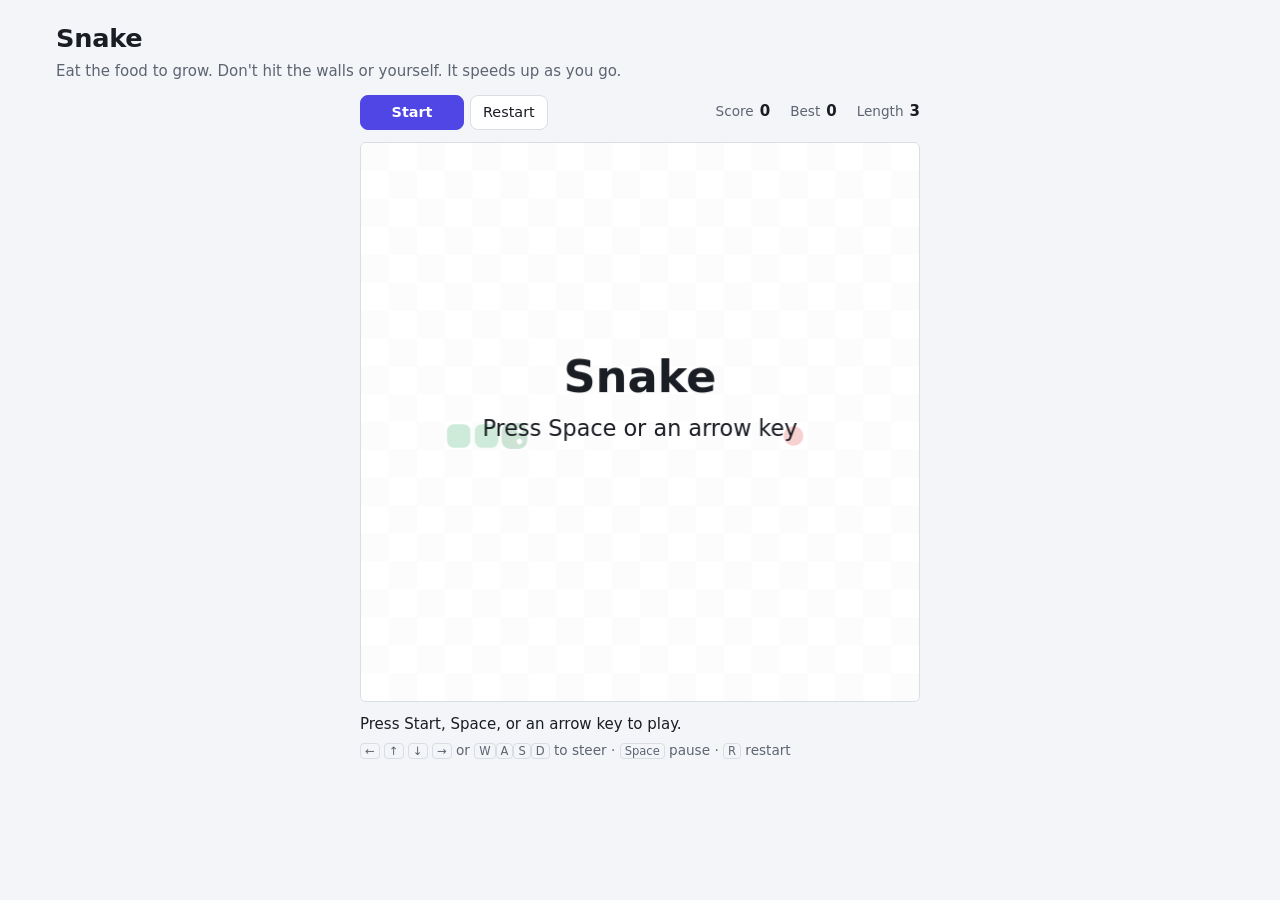
<file: snake/index.html>
<!DOCTYPE html>
<html lang="en">
  <head>
    <meta charset="utf-8" />
    <meta name="viewport" content="width=device-width, initial-scale=1.0">

    <title>Snake</title>
    <meta name="description" content="A classic Snake game built with p5.js. Eat the food, grow longer, and don't crash. Play with the keyboard, by swiping, or with on-screen buttons.">

    <link rel="stylesheet" type="text/css" href="style.css">

    <script src="p5.min.js"></script>
    <!-- Visitor analytics (GoatCounter, no cookies). Pages shown inside another page (the desktop's windows) aren't counted twice. -->
    <script>if (window.top !== window) window.goatcounter = { no_onload: true };</script>
    <script data-goatcounter="https://askew.goatcounter.com/count" async src="//gc.zgo.at/count.js"></script>
  </head>

  <body>
    <header class="top">
      <h1>Snake</h1>
      <p class="sub">Eat the food to grow. Don't hit the walls or yourself. It speeds up as you go.</p>
    </header>

    <main>
      <section class="toolbar" aria-label="Controls">
        <div class="group">
          <button id="play" class="primary" title="Space">Start</button>
          <button id="restart" title="Restart (R)">Restart</button>
        </div>

        <dl class="stats">
          <div><dt>Score</dt><dd id="score">0</dd></div>
          <div><dt>Best</dt><dd id="best">0</dd></div>
          <div><dt>Length</dt><dd id="length">3</dd></div>
        </dl>
      </section>

      <div id="stage"></div>

      <div class="dpad" id="dpad" aria-label="Direction controls">
        <button data-dir="up" aria-label="Up"><svg viewBox="0 0 24 24" aria-hidden="true"><path d="M12 6l7 10H5z"/></svg></button>
        <button data-dir="left" aria-label="Left"><svg viewBox="0 0 24 24" aria-hidden="true"><path d="M12 6l7 10H5z"/></svg></button>
        <button data-dir="down" aria-label="Down"><svg viewBox="0 0 24 24" aria-hidden="true"><path d="M12 6l7 10H5z"/></svg></button>
        <button data-dir="right" aria-label="Right"><svg viewBox="0 0 24 24" aria-hidden="true"><path d="M12 6l7 10H5z"/></svg></button>
      </div>

      <section class="footer">
        <p id="status" role="status" aria-live="polite"></p>
        <p class="keys"><kbd>←</kbd> <kbd>↑</kbd> <kbd>↓</kbd> <kbd>→</kbd> or <kbd>W</kbd><kbd>A</kbd><kbd>S</kbd><kbd>D</kbd> to steer · <kbd>Space</kbd> pause · <kbd>R</kbd> restart</p>
      </section>
    </main>

    <script src="sketch.js"></script>
  </body>
</html>
</file>
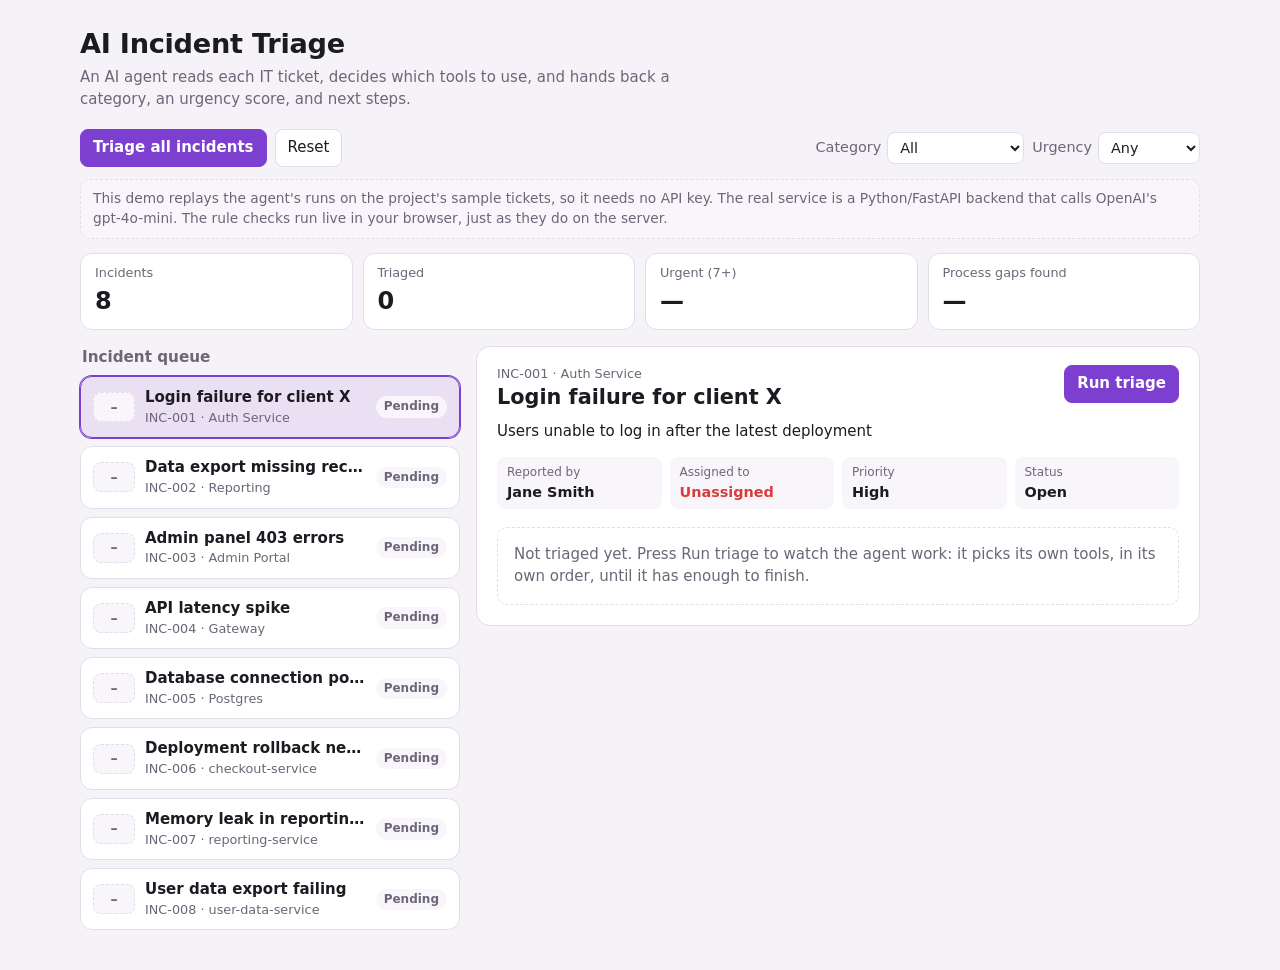
<file: triage/index.html>
<!DOCTYPE html>
<html lang="en">
  <head>
    <meta charset="utf-8" />
    <meta name="viewport" content="width=device-width, initial-scale=1.0">

    <title>AI Incident Triage Demo</title>
    <meta name="description" content="Watch an AI agent triage IT incidents: it classifies each ticket, scores urgency, and recommends next actions.">

    <link rel="stylesheet" type="text/css" href="style.css">

    <!-- Visitor analytics (GoatCounter, no cookies). Pages shown inside another page (the desktop's windows) aren't counted twice. -->
    <script>if (window.top !== window) window.goatcounter = { no_onload: true };</script>
    <script data-goatcounter="https://askew.goatcounter.com/count" async src="//gc.zgo.at/count.js"></script>
  </head>

  <body>
    <header class="top">
      <h1>AI Incident Triage</h1>
      <p class="sub">An AI agent reads each IT ticket, decides which tools to use, and hands back a category, an urgency score, and next steps.</p>
    </header>

    <main>
      <section class="toolbar" aria-label="Controls">
        <div class="group">
          <button id="triageAll" class="primary">Triage all incidents</button>
          <button id="reset">Reset</button>
        </div>
        <div class="group filters">
          <label>Category
            <select id="fCategory"><option value="">All</option></select>
          </label>
          <label>Urgency
            <select id="fUrgency">
              <option value="">Any</option>
              <option value="7">7 and up</option>
              <option value="5">5 and up</option>
            </select>
          </label>
        </div>
      </section>

      <p class="note">This demo replays the agent's runs on the project's sample tickets, so it needs no API key. The real service is a Python/FastAPI backend that calls OpenAI's gpt-4o-mini. The rule checks run live in your browser, just as they do on the server.</p>

      <dl class="stats" aria-live="polite">
        <div><dt>Incidents</dt><dd id="sTotal">0</dd></div>
        <div><dt>Triaged</dt><dd id="sDone">0</dd></div>
        <div><dt>Urgent (7+)</dt><dd id="sUrgent">—</dd></div>
        <div><dt>Process gaps found</dt><dd id="sGaps">—</dd></div>
      </dl>

      <div class="layout">
        <section class="queue" aria-labelledby="queueTitle">
          <h2 id="queueTitle">Incident queue</h2>
          <ul id="queue"></ul>
          <p id="empty" class="empty" hidden>No incidents match these filters.</p>
        </section>

        <section class="detail" id="detail" aria-live="polite" tabindex="-1"></section>
      </div>
    </main>

    <script src="data.js"></script>
    <script src="app.js"></script>
  </body>
</html>
</file>
<file: a-star/style.css>
:root {
  --bg: #f4f5f8;
  --surface: #ffffff;
  --text: #1a1d23;
  --muted: #5d6472;
  --border: #d9dde4;
  --accent: #4f46e5;
  --accent-text: #ffffff;

  /* Grid colors (read by sketch.js) */
  --cell: #ffffff;
  --gridline: #e2e5eb;
  --wall: #2b303b;
  --open: #a7e8c9;
  --closed: #cfdaf7;
  --path: #f59e0b;
  --start: #16a34a;
  --end: #dc2626;
  --current: #4f46e5;
  --hover: #4f46e5;
}

@media (prefers-color-scheme: dark) {
  :root {
    --bg: #0f1115;
    --surface: #171a21;
    --text: #e8eaef;
    --muted: #9aa1ad;
    --border: #2c313c;
    --accent: #818cf8;
    --accent-text: #0f1115;

    --cell: #1b1f27;
    --gridline: #262b35;
    --wall: #6b7488;
    --open: #1d5a45;
    --closed: #27365c;
    --path: #fbbf24;
    --start: #22c55e;
    --end: #ef4444;
    --current: #a5b4fc;
    --hover: #a5b4fc;
  }
}

* {
  box-sizing: border-box;
}

html, body {
  margin: 0;
  padding: 0;
}

body {
  background: var(--bg);
  color: var(--text);
  font-family: system-ui, -apple-system, "Segoe UI", Roboto, sans-serif;
  font-size: 15px;
  line-height: 1.45;
}

.top,
main {
  max-width: 1200px;
  margin: 0 auto;
  padding: 0 16px;
}

.top {
  padding-top: 20px;
  padding-bottom: 12px;
}

h1 {
  margin: 0;
  font-size: 1.6rem;
  letter-spacing: -0.01em;
}

.sub {
  margin: 4px 0 0;
  color: var(--muted);
}

/* Controls */

.toolbar {
  display: flex;
  flex-wrap: wrap;
  gap: 10px 18px;
  align-items: center;
  margin-bottom: 12px;
}

.group {
  display: flex;
  flex-wrap: wrap;
  gap: 6px;
  align-items: center;
}

button {
  font: inherit;
  font-size: 0.9rem;
  color: var(--text);
  background: var(--surface);
  border: 1px solid var(--border);
  border-radius: 8px;
  padding: 6px 12px;
  cursor: pointer;
  display: inline-flex;
  align-items: center;
  gap: 6px;
}

button:hover {
  border-color: var(--muted);
}

button:disabled {
  opacity: 0.45;
  cursor: default;
}

button:focus-visible,
input:focus-visible {
  outline: 2px solid var(--accent);
  outline-offset: 2px;
}

button.tool[aria-pressed="true"] {
  border-color: var(--accent);
  box-shadow: inset 0 0 0 1px var(--accent);
}

button.primary {
  background: var(--accent);
  border-color: var(--accent);
  color: var(--accent-text);
  font-weight: 600;
  min-width: 96px;
  justify-content: center;
}

kbd {
  font-family: inherit;
  font-size: 0.72rem;
  color: var(--muted);
  border: 1px solid var(--border);
  border-radius: 4px;
  padding: 0 4px;
}

.dot {
  display: inline-grid;
  place-items: center;
  width: 18px;
  height: 18px;
  border-radius: 50%;
  color: #fff;
  font-size: 0.7rem;
  font-weight: 700;
}

.dot-a { background: var(--start); }
.dot-b { background: var(--end); }

.options label {
  display: inline-flex;
  align-items: center;
  gap: 6px;
  font-size: 0.9rem;
  color: var(--muted);
}

.speed input {
  width: 110px;
  accent-color: var(--accent);
}

.check input {
  accent-color: var(--accent);
}

/* Grid */

#stage {
  display: flex;
  justify-content: center;
}

#stage canvas {
  display: block;
  border-radius: 6px;
  touch-action: none;
  cursor: crosshair;
}

/* Status and legend */

.footer {
  display: flex;
  flex-wrap: wrap;
  align-items: center;
  gap: 8px 24px;
  padding: 12px 0 20px;
}

#status {
  margin: 0;
  flex: 1 1 320px;
  min-height: 1.45em;
}

.stats {
  display: flex;
  gap: 20px;
  margin: 0;
}

.stats div {
  display: flex;
  gap: 6px;
  align-items: baseline;
}

.stats dt {
  color: var(--muted);
  font-size: 0.85rem;
}

.stats dd {
  margin: 0;
  font-weight: 600;
  font-variant-numeric: tabular-nums;
}

.legend {
  flex-basis: 100%;
  display: flex;
  flex-wrap: wrap;
  gap: 6px 16px;
  margin: 0;
  padding: 0;
  list-style: none;
  font-size: 0.85rem;
  color: var(--muted);
}

.legend li {
  display: inline-flex;
  align-items: center;
  gap: 6px;
}

.swatch {
  width: 14px;
  height: 14px;
  border-radius: 3px;
  border: 1px solid var(--border);
}

.sw-start  { background: var(--start); border-radius: 50%; }
.sw-end    { background: var(--end); border-radius: 50%; }
.sw-wall   { background: var(--wall); }
.sw-open   { background: var(--open); }
.sw-closed { background: var(--closed); }
.sw-path   { background: var(--path); height: 4px; border: 0; }
</file>
<file: desktop/desktop.css>
/* ==========================================================
   Jamari Benologa: desktop edition
   ========================================================== */

:root {
    --menubar-h: 28px;
    --dock-reserve: 88px;          /* space kept free for the dock (read by desktop.js) */

    --accent: #8b4fd8;
    --accent-text: #ffffff;
    --focus: #8b4fd8;

    --text: #1d1b22;
    --muted: #6c6677;
    --line: rgba(0, 0, 0, 0.08);

    --win-bg: rgba(248, 246, 251, 0.9);
    --win-solid: #f8f6fb;
    --pane: #ffffff;
    --sidebar: rgba(236, 231, 244, 0.7);
    --titlebar: rgba(240, 236, 246, 0.92);
    --win-border: rgba(0, 0, 0, 0.16);
    --shadow: 0 24px 64px rgba(24, 10, 48, 0.4), 0 2px 8px rgba(24, 10, 48, 0.18);
    --shadow-idle: 0 12px 34px rgba(24, 10, 48, 0.24);

    --bar-bg: rgba(255, 255, 255, 0.5);
    --bar-text: #15131a;
    --bar-hover: rgba(0, 0, 0, 0.08);
    --dock-bg: rgba(255, 255, 255, 0.3);
    --dock-border: rgba(255, 255, 255, 0.4);

    --chip-bg: rgba(139, 79, 216, 0.1);
    --chip-border: rgba(139, 79, 216, 0.35);
    --chip-text: #5b2ea3;

    --btn-bg: #ffffff;
    --btn-border: rgba(0, 0, 0, 0.14);
    --btn-hover: #f3eff9;
    --select: rgba(139, 79, 216, 0.14);
    --light-idle: #cdcad2;

    font-family: -apple-system, BlinkMacSystemFont, "Segoe UI", system-ui, Roboto, "Helvetica Neue", Arial, sans-serif;
}

/* Dark theme: follows the system unless Settings picks Light or Dark (data-theme on <html>). */
@media (prefers-color-scheme: dark) {
    :root:not([data-theme="light"]) {
        --accent: #b98ae6;
        --accent-text: #1a1320;
        --focus: #cc9ee0;

        --text: #ece8f2;
        --muted: #a39cb0;
        --line: rgba(255, 255, 255, 0.08);

        --win-bg: rgba(34, 30, 42, 0.88);
        --win-solid: #221e2a;
        --pane: #1a1720;
        --sidebar: rgba(44, 38, 54, 0.7);
        --titlebar: rgba(46, 40, 56, 0.92);
        --win-border: rgba(255, 255, 255, 0.12);

        --bar-bg: rgba(22, 18, 30, 0.45);
        --bar-text: #f3f0f7;
        --bar-hover: rgba(255, 255, 255, 0.12);
        --dock-bg: rgba(30, 24, 40, 0.38);
        --dock-border: rgba(255, 255, 255, 0.14);

        --chip-bg: rgba(204, 158, 224, 0.14);
        --chip-border: rgba(204, 158, 224, 0.4);
        --chip-text: #e3cdef;

        --btn-bg: rgba(255, 255, 255, 0.08);
        --btn-border: rgba(255, 255, 255, 0.14);
        --btn-hover: rgba(255, 255, 255, 0.14);
        --select: rgba(204, 158, 224, 0.2);
        --light-idle: #5a5563;
    }
}

:root[data-theme="dark"] {
    --accent: #b98ae6;
    --accent-text: #1a1320;
    --focus: #cc9ee0;

    --text: #ece8f2;
    --muted: #a39cb0;
    --line: rgba(255, 255, 255, 0.08);

    --win-bg: rgba(34, 30, 42, 0.88);
    --win-solid: #221e2a;
    --pane: #1a1720;
    --sidebar: rgba(44, 38, 54, 0.7);
    --titlebar: rgba(46, 40, 56, 0.92);
    --win-border: rgba(255, 255, 255, 0.12);

    --bar-bg: rgba(22, 18, 30, 0.45);
    --bar-text: #f3f0f7;
    --bar-hover: rgba(255, 255, 255, 0.12);
    --dock-bg: rgba(30, 24, 40, 0.38);
    --dock-border: rgba(255, 255, 255, 0.14);

    --chip-bg: rgba(204, 158, 224, 0.14);
    --chip-border: rgba(204, 158, 224, 0.4);
    --chip-text: #e3cdef;

    --btn-bg: rgba(255, 255, 255, 0.08);
    --btn-border: rgba(255, 255, 255, 0.14);
    --btn-hover: rgba(255, 255, 255, 0.14);
    --select: rgba(204, 158, 224, 0.2);
    --light-idle: #5a5563;
}

*, *::before, *::after { box-sizing: border-box; }
[hidden] { display: none !important; }

html, body {
    margin: 0;
    height: 100%;
}

body {
    overflow: hidden;
    background: #24123d;
    color: var(--text);
    font-size: 13px;
    line-height: 1.45;
    -webkit-font-smoothing: antialiased;
}

button { font: inherit; color: inherit; }
a { color: var(--accent); }
img { max-width: 100%; }

:focus-visible {
    outline: 2px solid var(--focus);
    outline-offset: 2px;
}

.gl {
    width: 1em;
    height: 1em;
    fill: none;
    stroke: currentColor;
    stroke-width: 1.8;
    stroke-linecap: round;
    stroke-linejoin: round;
    flex: none;
}

.muted { color: var(--muted); }
.show-phone { display: none; }

.noscript {
    position: fixed;
    z-index: 30000;
    top: 40px;
    left: 50%;
    transform: translateX(-50%);
    margin: 0;
    padding: 10px 16px;
    border-radius: 10px;
    background: #fff;
    color: #1d1b22;
}

/* Monogram used by the menu bar and boot screen */
.mono {
    display: inline-grid;
    place-items: center;
    background: linear-gradient(135deg, #d9aef0, #7b4fe0);
    color: #fff;
    font-weight: 800;
    letter-spacing: -0.02em;
    line-height: 1;
}
.mono-sm { width: 22px; height: 16px; border-radius: 5px; font-size: 9.5px; }
.mono-lg { width: 88px; height: 88px; border-radius: 24px; font-size: 34px; box-shadow: 0 14px 40px rgba(123, 79, 224, 0.5); }

/* ---------- Boot screen ---------- */

.boot {
    position: fixed;
    inset: 0;
    z-index: 20000;
    display: grid;
    place-items: center;
    background: #120a1f;
    color: #fff;
    transition: opacity 0.4s ease;
    cursor: default;
}
.no-js .boot,
.booted .boot { display: none; }
.boot.done { opacity: 0; pointer-events: none; }

.boot-inner {
    display: grid;
    justify-items: center;
    gap: 22px;
}
.boot-name {
    font-size: 13px;
    letter-spacing: 0.32em;
    text-transform: uppercase;
    opacity: 0.8;
}
.boot-bar {
    width: 180px;
    height: 4px;
    border-radius: 2px;
    background: rgba(255, 255, 255, 0.16);
    overflow: hidden;
}
.boot-bar span {
    display: block;
    height: 100%;
    width: 0;
    border-radius: inherit;
    background: #fff;
    animation: boot-fill var(--boot-ms, 1400ms) cubic-bezier(0.5, 0, 0.3, 1) forwards;
}
.boot-skip {
    position: absolute;
    bottom: calc(28px + env(safe-area-inset-bottom));
    font-size: 12px;
    opacity: 0.45;
}
@keyframes boot-fill { to { width: 100%; } }

/* ---------- Wallpaper / desktop ---------- */

/* Wallpapers (picked in Settings; stored as data-wallpaper on <html>) */
:root {
    --wp-aurora:
        radial-gradient(55% 65% at 12% 18%, rgba(214, 160, 236, 0.85), transparent 62%),
        radial-gradient(50% 60% at 88% 22%, rgba(118, 88, 255, 0.75), transparent 62%),
        radial-gradient(65% 55% at 72% 92%, rgba(255, 138, 190, 0.55), transparent 62%),
        radial-gradient(60% 60% at 18% 96%, rgba(58, 38, 140, 0.9), transparent 62%),
        linear-gradient(160deg, #3b1d66, #1c1034);
    --wp-sunset:
        radial-gradient(60% 60% at 18% 18%, rgba(255, 190, 110, 0.9), transparent 62%),
        radial-gradient(55% 60% at 86% 24%, rgba(255, 96, 140, 0.8), transparent 62%),
        radial-gradient(70% 60% at 62% 96%, rgba(124, 58, 237, 0.75), transparent 62%),
        linear-gradient(160deg, #f0845c, #52246f);
    --wp-ocean:
        radial-gradient(60% 60% at 15% 20%, rgba(56, 189, 248, 0.75), transparent 62%),
        radial-gradient(55% 60% at 85% 25%, rgba(99, 102, 241, 0.7), transparent 62%),
        radial-gradient(70% 60% at 70% 95%, rgba(20, 184, 166, 0.6), transparent 62%),
        linear-gradient(160deg, #0f4a70, #0b1733);
    --wp-forest:
        radial-gradient(60% 60% at 15% 20%, rgba(134, 239, 172, 0.55), transparent 62%),
        radial-gradient(55% 60% at 85% 25%, rgba(16, 185, 129, 0.6), transparent 62%),
        radial-gradient(70% 60% at 70% 95%, rgba(250, 204, 21, 0.3), transparent 62%),
        linear-gradient(160deg, #1d6b3e, #062b1b);
    --wp-midnight:
        radial-gradient(50% 55% at 20% 20%, rgba(99, 102, 241, 0.35), transparent 62%),
        radial-gradient(50% 55% at 80% 85%, rgba(236, 72, 153, 0.25), transparent 62%),
        linear-gradient(160deg, #15152a, #07070f);
    --wp-classic: #161415 url("/brett-ritchie-S0c_wsCmlXE-unsplash.jpg") center / cover no-repeat;
}

.desktop {
    position: fixed;
    inset: 0;
    overflow: hidden;
    background: var(--wp-aurora);
}
[data-wallpaper="sunset"] .desktop   { background: var(--wp-sunset); }
[data-wallpaper="ocean"] .desktop    { background: var(--wp-ocean); }
[data-wallpaper="forest"] .desktop   { background: var(--wp-forest); }
[data-wallpaper="midnight"] .desktop { background: var(--wp-midnight); }
[data-wallpaper="classic"] .desktop  { background: var(--wp-classic); }

.wallpaper-title {
    position: absolute;
    top: 42%;
    left: 50%;
    width: min(90vw, 900px);
    transform: translate(-50%, -50%);
    text-align: center;
    color: #fff;
    text-shadow: 0 2px 24px rgba(20, 6, 40, 0.35);
    pointer-events: none;
    user-select: none;
}
.wallpaper-title h1 {
    margin: 0;
    font-size: clamp(40px, 6.4vw, 88px);
    font-weight: 700;
    letter-spacing: -0.03em;
    line-height: 1.02;
}
.wallpaper-title .role {
    margin: 10px 0 0;
    font-size: clamp(16px, 1.6vw, 22px);
    opacity: 0.9;
}
.wallpaper-title .hint {
    margin: 18px 0 0;
    font-size: 13px;
    opacity: 0.7;
}

/* ---------- Menu bar ---------- */

.menubar {
    position: fixed;
    top: 0;
    left: 0;
    right: 0;
    z-index: 9500;
    height: var(--menubar-h);
    padding: 0 8px;
    display: flex;
    align-items: center;
    justify-content: space-between;
    background: var(--bar-bg);
    color: var(--bar-text);
    -webkit-backdrop-filter: blur(24px) saturate(1.6);
    backdrop-filter: blur(24px) saturate(1.6);
    font-size: 13px;
    user-select: none;
}
.menubar-left,
.menubar-right {
    display: flex;
    align-items: center;
    gap: 2px;
    min-width: 0;
}
.menubar-btn {
    display: inline-flex;
    align-items: center;
    height: 22px;
    padding: 0 9px;
    border: 0;
    border-radius: 5px;
    background: none;
    color: inherit;
    text-decoration: none;
    cursor: default;
    white-space: nowrap;
}
.menubar-btn:hover,
.menubar-btn[aria-expanded="true"] { background: var(--bar-hover); }
.classic-link { font-weight: 600; }
.active-app {
    padding: 0 9px;
    font-weight: 700;
    white-space: nowrap;
    overflow: hidden;
    text-overflow: ellipsis;
}
.clock {
    padding: 0 9px;
    font-variant-numeric: tabular-nums;
    white-space: nowrap;
}

.menu { position: relative; }
.dropdown {
    position: absolute;
    top: calc(100% + 3px);
    left: 0;
    min-width: 220px;
    margin: 0;
    padding: 5px;
    list-style: none;
    background: var(--win-bg);
    color: var(--text);
    -webkit-backdrop-filter: blur(30px) saturate(1.6);
    backdrop-filter: blur(30px) saturate(1.6);
    border: 1px solid var(--win-border);
    border-radius: 9px;
    box-shadow: var(--shadow);
}
.dropdown button,
.dropdown a {
    display: block;
    width: 100%;
    padding: 4px 10px;
    border: 0;
    border-radius: 5px;
    background: none;
    color: inherit;
    text-align: left;
    text-decoration: none;
    cursor: default;
}
.dropdown button:hover,
.dropdown a:hover,
.dropdown button:focus-visible,
.dropdown a:focus-visible {
    background: var(--accent);
    color: var(--accent-text);
    outline: none;
}
.dropdown .sep {
    height: 1px;
    margin: 5px 8px;
    background: var(--line);
}

/* ---------- Desktop icons ---------- */

.desk-icons {
    position: fixed;
    top: calc(var(--menubar-h) + 12px);
    right: 12px;
    bottom: var(--dock-reserve);
    z-index: 1;
    margin: 0;
    padding: 0;
    list-style: none;
    display: grid;
    grid-auto-flow: column;
    grid-template-rows: repeat(auto-fill, 94px);
    grid-auto-columns: 92px;
    gap: 4px;
    direction: rtl;               /* first column sits on the right, like a Mac */
}
.desk-icons li { direction: ltr; }

.desk-icon {
    display: flex;
    flex-direction: column;
    align-items: center;
    gap: 5px;
    width: 92px;
    padding: 6px 2px;
    border: 0;
    border-radius: 8px;
    background: none;
    color: #fff;
    text-decoration: none;
    cursor: default;
    user-select: none;
    -webkit-tap-highlight-color: transparent;
}
.desk-icon .app-icon {
    width: 54px;
    height: 54px;
    font-size: 30px;
    border-radius: 13px;
}
.desk-icon .label {
    max-width: 100%;
    padding: 1px 5px;
    border-radius: 4px;
    font-size: 12px;
    font-weight: 500;
    line-height: 1.25;
    text-align: center;
    text-shadow: 0 1px 3px rgba(0, 0, 0, 0.6);
    overflow-wrap: anywhere;
}
.desk-icon.selected .app-icon { box-shadow: 0 0 0 3px rgba(255, 255, 255, 0.35); }
.desk-icon.selected .label {
    background: var(--accent);
    color: var(--accent-text);
    text-shadow: none;
}

/* App icon tiles (glyphs are drawn in the sprite in index.html) */
.app-icon {
    display: inline-grid;
    place-items: center;
    flex: none;
    border-radius: 22%;
    color: #fff;
    box-shadow: inset 0 0 0 0.5px rgba(255, 255, 255, 0.35), 0 4px 10px rgba(20, 8, 40, 0.28);
    overflow: hidden;
}
.app-icon .gl { width: 58%; height: 58%; stroke-width: 1.9; }
.app-icon img { width: 100%; height: 100%; object-fit: cover; }
.ic-about      { background: linear-gradient(145deg, #d6a4f0, #8a4fdb); }
.ic-experience { background: linear-gradient(145deg, #ffc46b, #ea7a26); }
.ic-projects   { background: linear-gradient(145deg, #79b4ff, #4a5ee0); }
.ic-resume     { background: linear-gradient(145deg, #ff8c8c, #d93c62); }
.ic-snake      { background: linear-gradient(145deg, #5ee08e, #169a4d); }
.ic-astar      { background: linear-gradient(145deg, #5fd6e0, #3a6fd8); }
.ic-triage     { background: linear-gradient(145deg, #ff9a8a, #c2398f); }
.ic-contact    { background: linear-gradient(145deg, #7fd0ff, #2f8ef0); }
.ic-classic    { background: linear-gradient(145deg, #b9b3c4, #6b6478); }
.ic-linkedin   { background: linear-gradient(145deg, #3f9ae0, #1664b8); }
.ic-github     { background: linear-gradient(145deg, #5a5566, #25222c); }
.ic-browser    { background: linear-gradient(145deg, #6fe0ff, #2b7de9); }
.ic-terminal   { background: linear-gradient(145deg, #4a4556, #16141c); }
.ic-notes      { background: linear-gradient(145deg, #ffe07a, #f2a93b); }
.ic-calculator { background: linear-gradient(145deg, #ffa25c, #e4572e); }
.ic-settings   { background: linear-gradient(145deg, #aab4c8, #5d6880); }
.ic-wiki       { background: linear-gradient(145deg, #f4f4f5, #b8b8c0); color: #222; }
.ic-map        { background: linear-gradient(145deg, #8fe39a, #3aa15a); }
.ic-google     { background: linear-gradient(145deg, #ffffff, #dfe3ea); color: #3b6fe0; }
.desk-icons li[data-phone-only] { display: none; }

/* ---------- Dock ---------- */

.dock {
    position: fixed;
    left: 50%;
    bottom: 8px;
    z-index: 9000;
    transform: translateX(-50%);
    display: flex;
    align-items: center;
    gap: 6px;
    max-width: calc(100vw - 16px);
    padding: 6px 8px;
    background: var(--dock-bg);
    -webkit-backdrop-filter: blur(24px) saturate(1.7);
    backdrop-filter: blur(24px) saturate(1.7);
    border: 1px solid var(--dock-border);
    border-radius: 20px;
    box-shadow: 0 10px 30px rgba(10, 4, 24, 0.28);
}
.dock ul {
    display: flex;
    gap: 6px;
    margin: 0;
    padding: 0;
    list-style: none;
}
.dock-min:empty { display: none; }
.dock-sep {
    align-self: stretch;
    width: 1px;
    margin: 4px 2px;
    background: rgba(255, 255, 255, 0.35);
}
.dock {
    --dock-icon: clamp(34px, calc((100vw - 160px) / 16), 52px);
}
.dock-btn {
    position: relative;
    display: block;
    width: var(--dock-icon);
    height: var(--dock-icon);
    padding: 0;
    border: 0;
    border-radius: 13px;
    background: none;
    cursor: default;
    transition: transform 0.16s ease;
    -webkit-tap-highlight-color: transparent;
}
.dock-btn .app-icon {
    width: 100%;
    height: 100%;
    border-radius: 25%;
    font-size: 30px;
}
.dock-btn:hover { transform: translateY(-5px); }
.dock-btn .tip {
    position: absolute;
    bottom: calc(100% + 12px);
    left: 50%;
    transform: translateX(-50%);
    padding: 3px 9px;
    border-radius: 6px;
    background: var(--win-solid);
    color: var(--text);
    border: 1px solid var(--win-border);
    font-size: 12px;
    white-space: nowrap;
    opacity: 0;
    pointer-events: none;
    transition: opacity 0.12s;
}
.dock-btn:hover .tip,
.dock-btn:focus-visible .tip { opacity: 1; }
.dock-btn.running::after {
    content: "";
    position: absolute;
    bottom: -5px;
    left: 50%;
    width: 4px;
    height: 4px;
    margin-left: -2px;
    border-radius: 50%;
    background: #fff;
    box-shadow: 0 0 3px rgba(0, 0, 0, 0.5);
}

/* ---------- Windows ---------- */

.window {
    position: fixed;
    display: flex;
    flex-direction: column;
    min-width: 0;
    background: var(--win-bg);
    -webkit-backdrop-filter: blur(28px) saturate(1.5);
    backdrop-filter: blur(28px) saturate(1.5);
    border: 1px solid var(--win-border);
    border-radius: 12px;
    box-shadow: var(--shadow-idle);
    color: var(--text);
    font-size: 14px;
}
.window:focus { outline: none; }
.window.focused { box-shadow: var(--shadow); }
.window.minimized {
    visibility: hidden;
    pointer-events: none;
}
.window.maximized {
    left: 0 !important;
    top: var(--menubar-h) !important;
    width: 100% !important;
    height: calc(100% - var(--menubar-h) - var(--dock-reserve)) !important;
    border-radius: 0 0 12px 12px;
}
.window.maximized .titlebar { border-radius: 0; }
.window.animating { transition: left 0.22s ease, top 0.22s ease, width 0.22s ease, height 0.22s ease; }

.titlebar {
    position: relative;
    flex: none;
    display: grid;
    grid-template-columns: 1fr auto 1fr;
    align-items: center;
    height: 40px;
    padding: 0 12px;
    background: var(--titlebar);
    border-bottom: 1px solid var(--line);
    border-radius: 11px 11px 0 0;
    touch-action: none;
    user-select: none;
    cursor: default;
}
.win-title {
    grid-column: 2;
    margin: 0;
    font-size: 13px;
    font-weight: 600;
    white-space: nowrap;
    overflow: hidden;
    text-overflow: ellipsis;
}
.window:not(.focused) .win-title { color: var(--muted); }

.lights {
    grid-column: 1;
    grid-row: 1;
    display: flex;
    gap: 8px;
}
.light {
    display: grid;
    place-items: center;
    width: 13px;
    height: 13px;
    padding: 0;
    border: 0;
    border-radius: 50%;
    color: rgba(0, 0, 0, 0.55);
    cursor: default;
    box-shadow: inset 0 0 0 0.5px rgba(0, 0, 0, 0.2);
}
.light .gl { width: 9px; height: 9px; stroke-width: 1.6; opacity: 0; }
.lights:hover .light .gl,
.light:focus-visible .gl { opacity: 1; }
.l-close { background: #ff5f57; }
.l-min   { background: #febc2e; }
.l-max   { background: #2bc840; }
.window:not(.focused) .lights:not(:hover) .light { background: var(--light-idle); }

.back {
    display: none;
    grid-column: 1;
    grid-row: 1;
    justify-self: start;
    align-items: center;
    gap: 2px;
    padding: 6px 8px 6px 2px;
    border: 0;
    background: none;
    color: var(--accent);
    font-size: 15px;
}
.back .gl { width: 20px; height: 20px; stroke-width: 2.2; }

.title-actions {
    grid-column: 3;
    grid-row: 1;
    justify-self: end;
    display: flex;
    gap: 2px;
}
.icon-btn {
    display: inline-grid;
    place-items: center;
    width: 28px;
    height: 26px;
    padding: 0;
    border: 0;
    border-radius: 6px;
    background: none;
    color: var(--muted);
    font-size: 17px;
    cursor: default;
}
.icon-btn:hover { background: var(--btn-hover); color: var(--text); }

.win-body {
    position: relative;
    flex: 1;
    min-height: 0;
    overflow: auto;
    overscroll-behavior: contain;
    border-radius: 0 0 11px 11px;
    container-type: inline-size;
}
.win-body.split { overflow: hidden; }

.win-body,
.exp-list,
.exp-pane {
    scrollbar-width: thin;
    scrollbar-color: rgba(128, 120, 140, 0.45) transparent;
}
.win-body.frame {
    overflow: hidden;
    background: var(--pane);
}
.win-body iframe {
    display: block;
    width: 100%;
    height: 100%;
    border: 0;
}
.pdf-fallback { display: none; }

/* While dragging or resizing, iframes must not swallow the pointer. */
body.dragging iframe { pointer-events: none; }
body.dragging { user-select: none; }

/* Resize handles (added by desktop.js) */
.rz { position: absolute; z-index: 2; }
.rz-n, .rz-s { left: 8px; right: 8px; height: 8px; cursor: ns-resize; }
.rz-e, .rz-w { top: 8px; bottom: 8px; width: 8px; cursor: ew-resize; }
.rz-n { top: -4px; }
.rz-s { bottom: -4px; }
.rz-e { right: -4px; }
.rz-w { left: -4px; }
.rz-ne, .rz-nw, .rz-se, .rz-sw { width: 14px; height: 14px; }
.rz-ne { top: -4px; right: -4px; cursor: nesw-resize; }
.rz-sw { bottom: -4px; left: -4px; cursor: nesw-resize; }
.rz-nw { top: -4px; left: -4px; cursor: nwse-resize; }
.rz-se { bottom: -4px; right: -4px; cursor: nwse-resize; }
.window.maximized .rz { display: none; }

/* ---------- Shared content pieces ---------- */

.pad { padding: 22px 26px 26px; }

.btn-row {
    display: flex;
    flex-wrap: wrap;
    gap: 8px;
    margin-top: 14px;
}
.btn {
    display: inline-flex;
    align-items: center;
    gap: 6px;
    min-height: 32px;
    padding: 5px 14px;
    border: 1px solid var(--btn-border);
    border-radius: 8px;
    background: var(--btn-bg);
    color: var(--text);
    font-size: 13px;
    font-weight: 500;
    text-decoration: none;
    cursor: pointer;
}
.btn:hover { background: var(--btn-hover); }
.btn .gl { font-size: 15px; }
.btn.primary {
    background: var(--accent);
    border-color: var(--accent);
    color: var(--accent-text);
}
.btn.primary:hover { filter: brightness(1.08); }

.chips {
    display: flex;
    flex-wrap: wrap;
    gap: 6px;
    margin: 0;
    padding: 0;
    list-style: none;
}
.chips li {
    padding: 3px 11px;
    border: 1px solid var(--chip-border);
    border-radius: 999px;
    background: var(--chip-bg);
    color: var(--chip-text);
    font-size: 12.5px;
}

.section-label {
    margin: 24px 0 10px;
    font-size: 11px;
    font-weight: 700;
    letter-spacing: 0.12em;
    text-transform: uppercase;
    color: var(--muted);
}

/* About */
.about-head {
    display: flex;
    align-items: center;
    gap: 20px;
    margin-bottom: 16px;
}
.about-head img {
    width: 112px;
    height: 112px;
    border-radius: 50%;
    object-fit: cover;
    flex: none;
    box-shadow: 0 0 0 3px var(--pane), 0 0 0 4px var(--line);
}
.about-head h3 { margin: 0; font-size: 22px; letter-spacing: -0.01em; }
.about-head p { margin: 2px 0 0; }
.about p { line-height: 1.6; }

.facts {
    display: grid;
    grid-template-columns: repeat(2, minmax(0, 1fr));
    gap: 10px 20px;
    margin: 0;
}
.facts dt { font-size: 12px; color: var(--muted); }
.facts dd { margin: 1px 0 0; overflow-wrap: anywhere; }
.skill-group + .skill-group { margin-top: 14px; }
.skill-group h5 { margin: 0 0 8px; font-size: 13px; font-weight: 600; }

@container (max-width: 520px) {
    .about-head { flex-direction: column; text-align: center; }
    .about-head .btn-row { justify-content: center; }
    .facts { grid-template-columns: 1fr; }
    .pad { padding: 18px; }
}

/* Experience */
.exp {
    display: grid;
    grid-template-columns: 240px minmax(0, 1fr);
    height: 100%;
}
.exp-list {
    display: flex;
    flex-direction: column;
    gap: 2px;
    padding: 10px 8px;
    overflow: auto;
    background: var(--sidebar);
    border-right: 1px solid var(--line);
}
.exp-group {
    margin: 10px 8px 4px;
    font-size: 11px;
    font-weight: 700;
    letter-spacing: 0.08em;
    text-transform: uppercase;
    color: var(--muted);
}
.exp-group:first-child { margin-top: 2px; }
.exp-tab {
    display: flex;
    align-items: center;
    gap: 10px;
    width: 100%;
    padding: 7px 8px;
    border: 0;
    border-radius: 7px;
    background: none;
    text-align: left;
    cursor: default;
}
.exp-tab:hover { background: var(--btn-hover); }
.exp-tab[aria-selected="true"] { background: var(--select); }
.exp-tab img {
    width: 30px;
    height: 30px;
    border-radius: 7px;
    object-fit: cover;
    background: #fff;
    flex: none;
}
.exp-tab span { display: grid; min-width: 0; }
.exp-tab strong { font-size: 13px; font-weight: 600; white-space: nowrap; overflow: hidden; text-overflow: ellipsis; }
.exp-tab small { font-size: 11.5px; color: var(--muted); }
.exp-pane {
    overflow: auto;
    overscroll-behavior: contain;
    padding: 24px 28px;
    background: var(--pane);
}
.exp-entry header {
    display: flex;
    align-items: center;
    gap: 16px;
    margin-bottom: 14px;
}
.exp-entry header img {
    width: 64px;
    height: 64px;
    border-radius: 14px;
    object-fit: cover;
    background: #fff;
    box-shadow: 0 0 0 1px var(--line);
    flex: none;
}
.exp-entry h3 { margin: 0; font-size: 20px; }
.exp-entry .role-line { margin: 2px 0 0; font-weight: 600; }
.exp-entry .muted { margin: 2px 0 0; font-size: 13px; }
.exp-entry ul { margin: 0; padding-left: 20px; }
.exp-entry li { margin: 0 0 10px; line-height: 1.55; }
.exp-entry p { line-height: 1.6; }

@container (max-width: 600px) {
    .exp { grid-template-columns: 1fr; grid-template-rows: auto minmax(0, 1fr); }
    .exp-list {
        flex-direction: row;
        overflow-x: auto;
        overflow-y: hidden;
        padding: 8px;
        border-right: 0;
        border-bottom: 1px solid var(--line);
    }
    .exp-group { display: none; }
    .exp-tab { width: auto; flex: none; }
    .exp-tab small { display: none; }
    .exp-pane { padding: 18px; }
}

/* Projects folder */
.folder-meta {
    margin: 0;
    padding: 10px 20px;
    font-size: 12px;
    color: var(--muted);
    border-bottom: 1px solid var(--line);
}
.project-grid {
    display: grid;
    grid-template-columns: repeat(auto-fill, minmax(160px, 1fr));
    gap: 14px;
    margin: 0;
    padding: 16px 18px 22px;
    list-style: none;
}
.project-item {
    display: grid;
    gap: 8px;
    width: 100%;
    padding: 8px;
    border: 0;
    border-radius: 10px;
    background: none;
    text-align: center;
    cursor: pointer;
}
.project-item:hover { background: var(--select); }
.project-item img {
    width: 100%;
    aspect-ratio: 4 / 3;
    object-fit: cover;
    border-radius: 8px;
    background: var(--pane);
    box-shadow: 0 0 0 1px var(--line), 0 4px 12px rgba(20, 8, 40, 0.12);
}
.project-item span { font-size: 13px; font-weight: 500; }

/* Project detail */
.project-hero {
    display: block;
    width: 100%;
    height: 240px;
    object-fit: cover;
    border-bottom: 1px solid var(--line);
    background: var(--pane);
}
.project p { line-height: 1.6; }
.project .chips { margin-bottom: 4px; }

@container (max-width: 520px) {
    .project-hero { height: 190px; }
}

/* Resume fallback */
.pdf-fallback {
    height: 100%;
    flex-direction: column;
    align-items: center;
    justify-content: center;
    gap: 6px;
    padding: 24px;
    text-align: center;
}
.pdf-fallback .app-icon { width: 72px; height: 72px; border-radius: 18px; font-size: 40px; }
.pdf-fallback p { margin: 10px 0 0; }

/* Contact */
.contact h3 { margin: 0 0 16px; font-size: 20px; }
.contact-list {
    display: grid;
    gap: 10px;
    margin: 0;
    padding: 0;
    list-style: none;
}
.contact-list li {
    display: flex;
    align-items: center;
    gap: 6px;
    padding-right: 8px;
    border: 1px solid var(--line);
    border-radius: 12px;
    background: var(--pane);
}
.contact-list a {
    display: flex;
    align-items: center;
    gap: 14px;
    flex: 1;
    min-width: 0;
    padding: 12px 14px;
    border-radius: 12px;
    color: var(--text);
    text-decoration: none;
}
.contact-list a:hover strong { color: var(--accent); }
.contact-list .app-icon { width: 40px; height: 40px; border-radius: 10px; font-size: 22px; }
.contact-list a > span:last-child { display: grid; min-width: 0; }
.contact-list .muted { font-size: 13px; overflow-wrap: anywhere; }
.copy-status { min-height: 1.4em; margin: 10px 0 0; font-size: 13px; }

/* ---------- Browser ---------- */

.win-body.browser {
    display: flex;
    flex-direction: column;
    overflow: hidden;
    background: var(--pane);
}
.br-tabs {
    flex: none;
    display: flex;
    align-items: flex-end;
    gap: 2px;
    padding: 6px 8px 0;
    overflow-x: auto;
    scrollbar-width: none;
    background: var(--titlebar);
}
.br-tab {
    display: flex;
    align-items: center;
    flex: 0 1 200px;
    min-width: 90px;
    height: 30px;
    padding-left: 10px;
    border-radius: 8px 8px 0 0;
    color: var(--muted);
}
.br-tab:hover { background: var(--btn-hover); }
.br-tab.active {
    background: var(--pane);
    color: var(--text);
}
.br-tab-title {
    flex: 1;
    min-width: 0;
    height: 100%;
    padding: 0;
    border: 0;
    background: none;
    color: inherit;
    font-size: 12.5px;
    text-align: left;
    white-space: nowrap;
    overflow: hidden;
    text-overflow: ellipsis;
    cursor: default;
}
.br-tab-close {
    display: grid;
    place-items: center;
    flex: none;
    width: 22px;
    height: 22px;
    margin: 0 4px;
    padding: 0;
    border: 0;
    border-radius: 5px;
    background: none;
    color: inherit;
    font-size: 11px;
    cursor: default;
}
.br-tab-close .gl { width: 14px; height: 14px; }
.br-tab-close:hover { background: var(--btn-hover); }
.br-newtab { flex: none; margin-bottom: 2px; }

.br-bar {
    flex: none;
    display: flex;
    align-items: center;
    gap: 2px;
    padding: 6px 8px;
    background: var(--pane);
    border-bottom: 1px solid var(--line);
}
.br-bar .icon-btn:disabled { opacity: 0.35; background: none; }
.br-address {
    flex: 1;
    min-width: 0;
    display: flex;
    align-items: center;
    gap: 8px;
    height: 32px;
    margin: 0 4px;
    padding: 0 12px;
    border-radius: 999px;
    background: var(--btn-hover);
    color: var(--muted);
    font-size: 15px;
}
.br-address:focus-within { box-shadow: 0 0 0 2px var(--focus); }
.br-address input {
    flex: 1;
    min-width: 0;
    border: 0;
    outline: 0;
    background: none;
    color: var(--text);
    font: inherit;
    font-size: 13.5px;
}

.br-views { position: relative; flex: 1; min-height: 0; }
.br-view {
    position: absolute;
    inset: 0;
    display: flex;
    flex-direction: column;
    overflow: auto;
    background: var(--pane);
}
.br-view iframe {
    flex: 1;
    width: 100%;
    min-height: 0;
    border: 0;
    background: #fff;
}
.br-notice {
    flex: none;
    display: flex;
    align-items: center;
    gap: 10px;
    padding: 6px 12px;
    background: var(--chip-bg);
    border-bottom: 1px solid var(--line);
    color: var(--muted);
    font-size: 12.5px;
}
.br-notice span { flex: 1; }
.br-notice button {
    padding: 2px 10px;
    border: 1px solid var(--btn-border);
    border-radius: 6px;
    background: var(--btn-bg);
    color: var(--text);
    font-size: 12px;
    white-space: nowrap;
    cursor: pointer;
}

.br-start,
.br-blocked {
    flex: 1;
    display: grid;
    place-items: center;
    padding: 36px 20px;
}
.br-start-inner {
    width: min(620px, 100%);
    display: grid;
    justify-items: center;
    gap: 14px;
}
.br-start h3 { margin: 4px 0 6px; font-size: 26px; letter-spacing: -0.02em; }
.mono-md { width: 56px; height: 56px; border-radius: 16px; font-size: 22px; }
.br-search {
    display: flex;
    align-items: center;
    gap: 10px;
    width: 100%;
    height: 46px;
    padding: 0 18px;
    border: 1px solid var(--btn-border);
    border-radius: 999px;
    background: var(--btn-bg);
    color: var(--muted);
    font-size: 18px;
    box-shadow: 0 4px 16px rgba(20, 8, 40, 0.08);
}
.br-search:focus-within { box-shadow: 0 0 0 2px var(--focus); }
.br-search input {
    flex: 1;
    min-width: 0;
    border: 0;
    outline: 0;
    background: none;
    color: var(--text);
    font: inherit;
    font-size: 15px;
}
.br-section {
    justify-self: start;
    margin: 14px 0 0;
    font-size: 11px;
    font-weight: 700;
    letter-spacing: 0.1em;
    text-transform: uppercase;
    color: var(--muted);
}
.br-tiles {
    width: 100%;
    display: grid;
    grid-template-columns: repeat(auto-fill, minmax(92px, 1fr));
    gap: 8px;
}
.br-tile {
    position: relative;
    display: grid;
    justify-items: center;
    gap: 7px;
    padding: 12px 4px 10px;
    border: 0;
    border-radius: 12px;
    background: none;
    font-size: 12.5px;
    cursor: pointer;
}
.br-tile:hover { background: var(--btn-hover); }
.br-tile .app-icon { width: 48px; height: 48px; border-radius: 12px; font-size: 27px; }
.br-tile .ext {
    position: absolute;
    top: 8px;
    right: 12px;
    font-size: 13px;
    color: var(--muted);
}
.br-blocked-inner { max-width: 420px; text-align: center; }
.br-blocked-inner .app-icon { width: 64px; height: 64px; border-radius: 16px; font-size: 34px; }
.br-blocked h3 { margin: 16px 0 6px; font-size: 19px; overflow-wrap: anywhere; }
.br-blocked p { margin: 0; color: var(--muted); line-height: 1.55; }
.br-blocked .btn-row { justify-content: center; }

@container (max-width: 520px) {
    .br-bar [data-br="forward"],
    .br-bar [data-br="home"] { display: none; }
    .br-start h3 { font-size: 22px; }
}

/* ---------- Terminal ---------- */

.win-body.term {
    padding: 10px 14px 14px;
    background: #16131d;
    color: #e6e1ee;
    font: 13px/1.55 ui-monospace, "SF Mono", "Cascadia Mono", Consolas, Menlo, monospace;
    cursor: text;
}
.window.term-window .titlebar { background: #23202b; border-bottom-color: rgba(255, 255, 255, 0.06); }
.window.term-window .win-title { color: #d8d3e0 !important; }
.window.term-window .back { color: #cc9ee0; }
.term-out { white-space: pre-wrap; overflow-wrap: anywhere; }
.term-out p { margin: 0; }
.term-out a { color: #9ad0ff; }
.term-cmd { color: #fff; }
.term-dim { color: #8e879c; }
.term-accent { color: #cc9ee0; }
.term-good { color: #7ee2a8; }
.term-err { color: #ff8a8a; }
.term-line {
    display: flex;
    align-items: baseline;
    gap: 8px;
}
.term-prompt { color: #7ee2a8; white-space: nowrap; }
.term-line input {
    flex: 1;
    min-width: 0;
    padding: 0;
    border: 0;
    outline: 0;
    background: none;
    color: #fff;
    font: inherit;
    caret-color: #cc9ee0;
}

/* ---------- Notes ---------- */

.notes {
    display: grid;
    grid-template-columns: 210px minmax(0, 1fr);
    height: 100%;
}
.notes-side {
    display: flex;
    flex-direction: column;
    min-height: 0;
    background: var(--sidebar);
    border-right: 1px solid var(--line);
}
.notes-tools {
    display: flex;
    justify-content: flex-end;
    gap: 2px;
    padding: 6px 8px;
    border-bottom: 1px solid var(--line);
}
.notes-list {
    flex: 1;
    margin: 0;
    padding: 6px;
    list-style: none;
    overflow: auto;
}
.note-item {
    display: grid;
    width: 100%;
    padding: 8px 10px;
    border: 0;
    border-radius: 7px;
    background: none;
    text-align: left;
    cursor: default;
}
.note-item:hover { background: var(--btn-hover); }
.note-item[aria-current="true"] { background: #f5c451; color: #1d1b22; }
.note-item[aria-current="true"] small { color: rgba(29, 27, 34, 0.7); }
.note-item strong {
    font-size: 13px;
    white-space: nowrap;
    overflow: hidden;
    text-overflow: ellipsis;
}
.note-item small { font-size: 11.5px; color: var(--muted); }
.notes-editor {
    display: block;
    width: 100%;
    height: 100%;
    padding: 20px 24px;
    border: 0;
    outline: 0;
    resize: none;
    background: var(--pane);
    color: var(--text);
    font-family: inherit;
    font-size: 15px;
    line-height: 1.6;
}

@container (max-width: 520px) {
    .notes { grid-template-columns: 1fr; grid-template-rows: auto minmax(0, 1fr); }
    .notes-side { flex-direction: row; border-right: 0; border-bottom: 1px solid var(--line); }
    .notes-tools { order: 2; border: 0; padding: 6px; }
    .notes-list { display: flex; gap: 4px; overflow-x: auto; overflow-y: hidden; padding: 6px; }
    .note-item { width: auto; max-width: 150px; }
    .note-item small { display: none; }
    .notes-editor { padding: 16px 18px; }
}

/* ---------- Calculator ---------- */

.window.calc-window { background: #1e1b24; }
.window.calc-window .titlebar { background: #1e1b24; border-bottom: 0; }
.window.calc-window .win-title { color: #d8d3e0 !important; }
.window.calc-window .back { color: #f5a25c; }
.win-body.calc {
    display: flex;
    flex-direction: column;
    padding: 0 12px 12px;
    background: #1e1b24;
    color: #fff;
}
.calc-display {
    flex: 1 0 70px;
    display: flex;
    align-items: flex-end;
    justify-content: flex-end;
    padding: 6px 8px 12px;
    font-size: 52px;
    font-weight: 300;
    line-height: 1;
    font-variant-numeric: tabular-nums;
    white-space: nowrap;
    overflow: hidden;
}
.calc-keys {
    flex: 4 1 auto;
    display: grid;
    grid-template-columns: repeat(4, 1fr);
    grid-auto-rows: minmax(44px, 1fr);
    gap: 10px;
}
.calc-keys button {
    border: 0;
    border-radius: 999px;
    background: #3a3642;
    color: #fff;
    font-size: 22px;
    cursor: pointer;
    transition: filter 0.1s;
}
.calc-keys button:hover { filter: brightness(1.18); }
.calc-keys button:active,
.calc-keys button.pressed { filter: brightness(1.4); }
.calc-keys .fn { background: #a6a1ae; color: #1a1720; }
.calc-keys .op { background: #f08a3a; font-size: 26px; }
.calc-keys .op.active { background: #fff; color: #f08a3a; }
.calc-keys .zero { grid-column: span 2; text-align: left; padding-left: 26px; }

/* ---------- Settings ---------- */

.settings .section-label:first-child { margin-top: 0; }
.wp-grid {
    display: grid;
    grid-template-columns: repeat(auto-fill, minmax(110px, 1fr));
    gap: 12px;
}
.wp-option {
    display: grid;
    gap: 6px;
    font-size: 12.5px;
    text-align: center;
    cursor: pointer;
}
.wp-option input,
.seg input,
.switch input {
    position: absolute;
    opacity: 0;
    pointer-events: none;
}
.wp-preview {
    display: block;
    aspect-ratio: 16 / 10;
    border-radius: 9px;
    box-shadow: 0 0 0 1px var(--line);
}
.wp-option:has(input:checked) .wp-preview { box-shadow: 0 0 0 3px var(--accent); }
.wp-option:has(input:focus-visible) .wp-preview { outline: 2px solid var(--focus); outline-offset: 4px; }
.wp-aurora   { background: var(--wp-aurora); }
.wp-sunset   { background: var(--wp-sunset); }
.wp-ocean    { background: var(--wp-ocean); }
.wp-forest   { background: var(--wp-forest); }
.wp-midnight { background: var(--wp-midnight); }
.wp-classic  { background: var(--wp-classic); }

.seg {
    display: inline-flex;
    padding: 3px;
    border-radius: 9px;
    background: var(--btn-hover);
}
.seg label {
    padding: 5px 16px;
    border-radius: 7px;
    font-size: 13px;
    cursor: pointer;
}
.seg label:has(input:checked) {
    background: var(--btn-bg);
    box-shadow: 0 1px 3px rgba(0, 0, 0, 0.15);
    font-weight: 600;
}
.seg label:has(input:focus-visible) { outline: 2px solid var(--focus); }

.switch {
    display: flex;
    align-items: center;
    gap: 12px;
    cursor: pointer;
}
.switch-track {
    position: relative;
    flex: none;
    width: 40px;
    height: 24px;
    border-radius: 999px;
    background: var(--light-idle);
    transition: background 0.2s;
}
.switch-track::after {
    content: "";
    position: absolute;
    top: 2px;
    left: 2px;
    width: 20px;
    height: 20px;
    border-radius: 50%;
    background: #fff;
    box-shadow: 0 1px 3px rgba(0, 0, 0, 0.3);
    transition: transform 0.2s;
}
.switch input:checked + .switch-track { background: #34c759; }
.switch input:checked + .switch-track::after { transform: translateX(16px); }
.switch input:focus-visible + .switch-track { outline: 2px solid var(--focus); outline-offset: 2px; }
.settings p { line-height: 1.6; }

/* ---------- Customizable layout (layout.js) ---------- */

/* Computers: icons sit at saved grid spots instead of flowing in columns. */
.desk-icons.free {
    display: block;
    left: 12px;
    direction: ltr;
    pointer-events: none;
}
.desk-icons.free li {
    position: absolute;
    width: 92px;
    pointer-events: auto;
    transition: left 0.18s ease, top 0.18s ease;
}
.desk-icons.free li.dragging {
    z-index: 5;
    transition: none;
    opacity: 0.85;
}

.desk-icon,
.dock-btn {
    -webkit-touch-callout: none;
    -webkit-user-select: none;
    user-select: none;
}
@media (min-width: 768px) {
    .desk-icon,
    .dock-btn { touch-action: none; }
}

/* The dock hides its divider when nothing is minimized, and hides itself when emptied. */
.dock-sep:has(+ .dock-min:empty) { display: none; }
.dock:not(:has(li)) { display: none; }

/* Dragging */
.drag-ghost {
    position: fixed;
    z-index: 9900;
    margin: 0;
    list-style: none;
    pointer-events: none;
}
.drag-ghost .dock-btn,
.drag-ghost .desk-icon { transform: scale(1.06); }
.drag-ghost .tip { display: none; }
.drag-ghost[hidden] { display: none; }
.desk-ghost { width: 92px; opacity: 0.9; }
.placeholder { visibility: hidden; }
.collapsed { display: none !important; }
.dock-slot {
    width: var(--dock-icon);
    height: var(--dock-icon);
    border-radius: 25%;
    border: 2px dashed rgba(255, 255, 255, 0.7);
    background: rgba(255, 255, 255, 0.15);
}

/* Right-click menu (reuses the menu bar's dropdown look) */
.dropdown.ctx-menu {
    position: fixed;
    top: 0;
    left: 0;
    z-index: 9800;
    min-width: 210px;
}

/* Phone edit mode: press and hold an icon, icons wiggle, tap Done to finish. */
.edit-done {
    position: fixed;
    top: 3px;
    right: 12px;
    z-index: 9600;
    padding: 3px 16px;
    border: 0;
    border-radius: 999px;
    background: #fff;
    color: #1d1b22;
    font-size: 13px;
    font-weight: 700;
    box-shadow: 0 2px 8px rgba(0, 0, 0, 0.3);
}
.edit-hint { display: none; }
.editing .classic-link { visibility: hidden; }
.editing .wallpaper-title .show-phone { display: none; }
.editing .wallpaper-title .edit-hint { display: inline; }
.editing .desk-icons li,
.editing .dock-apps li { touch-action: none; }
.editing .desk-icon .app-icon,
.editing .dock-btn .app-icon { animation: jiggle 0.3s ease-in-out infinite alternate; }
.editing .desk-icons li:nth-child(even) .app-icon,
.editing .dock-apps li:nth-child(even) .app-icon { animation-delay: -0.15s; }
@keyframes jiggle {
    from { transform: rotate(-2deg); }
    to { transform: rotate(2deg); }
}

/* Settings: Desktop & Dock checklist */
.layout-table {
    width: 100%;
    border-collapse: collapse;
    font-size: 13px;
}
.layout-table th {
    padding: 4px 6px;
    font-size: 11px;
    font-weight: 600;
    text-align: left;
    color: var(--muted);
}
.layout-table td {
    padding: 5px 6px;
    border-top: 1px solid var(--line);
}
.layout-table .c {
    width: 96px;
    text-align: center;
}
.layout-table .app-icon {
    width: 24px;
    height: 24px;
    margin-right: 10px;
    border-radius: 6px;
    font-size: 14px;
    vertical-align: middle;
    box-shadow: none;
}
.layout-table input {
    width: 16px;
    height: 16px;
    accent-color: var(--accent);
    cursor: pointer;
}
.layout-table input:disabled { cursor: not-allowed; }

@media (prefers-reduced-motion: reduce) {
    .editing .desk-icon .app-icon,
    .editing .dock-btn .app-icon { animation: none; }
    .desk-icons.free li { transition: none; }
}

/* ---------- Search (Ctrl+K) ---------- */

.search-btn .gl { width: 15px; height: 15px; stroke-width: 2; }
.spotlight {
    position: fixed;
    inset: 0;
    z-index: 9700;
    display: flex;
    justify-content: center;
    align-items: flex-start;
    padding: 16vh 16px 16px;
    background: rgba(10, 4, 24, 0.28);
}
.spotlight-box {
    width: min(600px, 100%);
    overflow: hidden;
    background: var(--win-bg);
    -webkit-backdrop-filter: blur(30px) saturate(1.6);
    backdrop-filter: blur(30px) saturate(1.6);
    border: 1px solid var(--win-border);
    border-radius: 14px;
    box-shadow: var(--shadow);
    color: var(--text);
}
.spotlight-field {
    display: flex;
    align-items: center;
    gap: 12px;
    height: 56px;
    padding: 0 18px;
    font-size: 22px;
    color: var(--muted);
    border-bottom: 1px solid var(--line);
}
.spotlight-field input {
    flex: 1;
    min-width: 0;
    border: 0;
    outline: 0;
    background: none;
    color: var(--text);
    font: inherit;
    font-size: 19px;
}
.spotlight-list {
    max-height: min(380px, 50vh);
    margin: 0;
    padding: 6px;
    overflow-y: auto;
    list-style: none;
}
.spotlight-list li {
    display: flex;
    align-items: center;
    gap: 12px;
    padding: 7px 10px;
    border-radius: 8px;
    cursor: pointer;
}
.spotlight-list li[aria-selected="true"] { background: var(--accent); color: var(--accent-text); }
.spotlight-list li[aria-selected="true"] .sl-kind { color: inherit; opacity: 0.8; }
.spotlight-list .app-icon,
.spotlight-list .sl-thumb {
    flex: none;
    width: 30px;
    height: 30px;
    border-radius: 8px;
    font-size: 17px;
    box-shadow: none;
}
.spotlight-list .sl-thumb { object-fit: cover; background: var(--pane); }
.sl-label { flex: 1; min-width: 0; font-size: 14px; white-space: nowrap; overflow: hidden; text-overflow: ellipsis; }
.sl-kind { font-size: 12px; color: var(--muted); }
.spotlight-empty { padding: 14px 12px; color: var(--muted); font-size: 14px; }
.spotlight-hint {
    margin: 0;
    padding: 8px 16px;
    border-top: 1px solid var(--line);
    font-size: 12px;
    color: var(--muted);
}
.spotlight-hint kbd {
    display: inline-block;
    min-width: 18px;
    margin-right: 2px;
    padding: 0 4px;
    border: 1px solid var(--line);
    border-radius: 4px;
    font: inherit;
    text-align: center;
}

/* ---------- Contact form ---------- */

.contact-form { margin-top: 22px; }
.contact-form label {
    display: grid;
    gap: 4px;
    margin-bottom: 10px;
    font-size: 13px;
    font-weight: 600;
}
.contact-form input,
.contact-form textarea {
    width: 100%;
    padding: 8px 10px;
    border: 1px solid var(--btn-border);
    border-radius: 8px;
    background: var(--pane);
    color: var(--text);
    font: inherit;
    font-size: 14px;
    font-weight: 400;
}
.contact-form textarea { resize: vertical; min-height: 96px; }
.contact-form input:focus,
.contact-form textarea:focus { outline: 2px solid var(--focus); outline-offset: 0; border-color: transparent; }
.contact-form [aria-invalid="true"] { border-color: #e5484d; }
.cf-row { display: grid; grid-template-columns: 1fr 1fr; gap: 10px; }
.cf-trap { position: absolute; left: -9999px; width: 1px; height: 1px; opacity: 0; }
.cf-actions { display: flex; flex-wrap: wrap; align-items: center; gap: 12px; }
.cf-status { font-size: 13px; }
.cf-status.good { color: #1f9d55; }
.cf-status.bad { color: #e5484d; }
@container (max-width: 460px) {
    .cf-row { grid-template-columns: 1fr; gap: 0; }
}

/* ---------- Touch devices: bigger window buttons ---------- */

@media (pointer: coarse) {
    .lights { gap: 12px; }
    .light { width: 18px; height: 18px; }
    .light .gl { opacity: 1; width: 11px; height: 11px; }
    .rz-e, .rz-w { width: 16px; }
    .rz-n, .rz-s { height: 16px; }
    .rz-ne, .rz-nw, .rz-se, .rz-sw { width: 24px; height: 24px; }
}

/* ---------- Phones: home screen + full-screen apps ---------- */

@media (max-width: 767px) {
    :root { --menubar-h: 30px; }

    .hide-phone { display: none !important; }
    .show-phone { display: inline; }

    .menubar { padding: 0 14px; }
    .menubar .menu,
    .active-app { display: none; }
    .clock { order: -1; padding: 0; font-weight: 600; }
    .menubar-right { flex: 1; justify-content: space-between; }

    .desktop {
        overflow-y: auto;
        padding: calc(var(--menubar-h) + 22px) 18px calc(120px + env(safe-area-inset-bottom));
    }
    .wallpaper-title {
        position: static;
        transform: none;
        width: auto;
        padding: 22px 20px;
        border-radius: 22px;
        background: rgba(255, 255, 255, 0.14);
        border: 1px solid rgba(255, 255, 255, 0.22);
        -webkit-backdrop-filter: blur(20px);
        backdrop-filter: blur(20px);
        text-align: left;
    }
    .wallpaper-title h1 { font-size: 34px; }
    .wallpaper-title .role { font-size: 16px; margin-top: 6px; }
    .wallpaper-title .hint { margin-top: 10px; }

    .desk-icons {
        position: static;
        margin-top: 26px;
        direction: ltr;
        grid-auto-flow: row;
        grid-template-rows: none;
        grid-template-columns: repeat(4, minmax(0, 1fr));
        grid-auto-columns: auto;
        gap: 18px 6px;
    }
    .desk-icons li[data-fav] { display: none; }
    .desk-icons li[data-phone-only] { display: block; }
    .desk-icon { width: 100%; }
    .desk-icon .app-icon { width: 60px; height: 60px; border-radius: 15px; }
    .desk-icon.selected .label { background: none; color: #fff; text-shadow: 0 1px 3px rgba(0, 0, 0, 0.6); }
    .desk-icon.selected .app-icon { box-shadow: inset 0 0 0 0.5px rgba(255, 255, 255, 0.35), 0 4px 10px rgba(20, 8, 40, 0.28); }

    .dock {
        left: 12px;
        right: 12px;
        bottom: calc(10px + env(safe-area-inset-bottom));
        transform: none;
        justify-content: center;
        padding: 10px;
        border-radius: 28px;
    }
    .dock-apps { flex: 1; justify-content: space-around; }
    .dock-sep,
    .dock-min { display: none !important; }
    .dock-btn { width: 60px; height: auto; }
    .dock-btn .app-icon { height: 60px; border-radius: 15px; }
    .dock-btn:hover { transform: none; }
    .dock-btn .tip {
        position: static;
        display: block;
        margin-top: 4px;
        padding: 0;
        transform: none;
        opacity: 1;
        border: 0;
        background: none;
        color: #fff;
        font-size: 11px;
        font-weight: 500;
        text-shadow: 0 1px 3px rgba(0, 0, 0, 0.5);
    }
    .dock-btn.running::after { display: none; }
    .has-open .dock { display: none; }

    .window {
        inset: var(--menubar-h) 0 0 0 !important;
        width: auto !important;
        height: auto !important;
        border: 0;
        border-radius: 0;
        background: var(--win-solid);
        -webkit-backdrop-filter: none;
        backdrop-filter: none;
        box-shadow: none;
    }
    .window.maximized { border-radius: 0; }
    .titlebar {
        height: 48px;
        padding: 0 8px;
        border-radius: 0;
        touch-action: auto;
    }
    .win-title { font-size: 16px; color: var(--text) !important; }
    .lights,
    .rz { display: none; }
    .back { display: inline-flex; }
    .win-body { border-radius: 0; padding-bottom: env(safe-area-inset-bottom); }
    .win-body.frame iframe[data-phone-fallback] { display: none; }
    .win-body.frame iframe[data-phone-fallback] + .pdf-fallback { display: flex; }
}

/* ---------- Reduced motion ---------- */

@media (prefers-reduced-motion: reduce) {
    .boot, .dock-btn, .window.animating { transition: none; }
    .boot-bar span { animation-duration: 1ms; }
}
</file>
<file: snake/style.css>
:root {
  --bg: #f4f5f8;
  --surface: #ffffff;
  --text: #1a1d23;
  --muted: #5d6472;
  --border: #d9dde4;
  --accent: #4f46e5;
  --accent-text: #ffffff;

  /* Board colors (read by sketch.js) */
  --board: #ffffff;
  --tile: #f1f3f6;
  --snake: #16a34a;
  --head: #15803d;
  --eye: #ffffff;
  --food: #dc2626;
  --overlay: #ffffff;
  --overlay-text: #1a1d23;
}

@media (prefers-color-scheme: dark) {
  :root {
    --bg: #0f1115;
    --surface: #171a21;
    --text: #e8eaef;
    --muted: #9aa1ad;
    --border: #2c313c;
    --accent: #818cf8;
    --accent-text: #0f1115;

    --board: #1b1f27;
    --tile: #20252e;
    --snake: #22c55e;
    --head: #4ade80;
    --eye: #0f1115;
    --food: #ef4444;
    --overlay: #0f1115;
    --overlay-text: #e8eaef;
  }
}

* {
  box-sizing: border-box;
}

html, body {
  margin: 0;
  padding: 0;
}

body {
  background: var(--bg);
  color: var(--text);
  font-family: system-ui, -apple-system, "Segoe UI", Roboto, sans-serif;
  font-size: 15px;
  line-height: 1.45;
}

.top,
main {
  max-width: 1200px;
  margin: 0 auto;
  padding: 0 16px;
}

.top {
  padding-top: 20px;
  padding-bottom: 12px;
}

h1 {
  margin: 0;
  font-size: 1.6rem;
  letter-spacing: -0.01em;
}

.sub {
  margin: 4px 0 0;
  color: var(--muted);
}

/* Controls */

.toolbar {
  display: flex;
  flex-wrap: wrap;
  gap: 10px 24px;
  align-items: center;
  justify-content: space-between;
  max-width: 560px;
  margin: 0 auto 12px;
}

.group {
  display: flex;
  flex-wrap: wrap;
  gap: 6px;
  align-items: center;
}

button {
  font: inherit;
  font-size: 0.9rem;
  color: var(--text);
  background: var(--surface);
  border: 1px solid var(--border);
  border-radius: 8px;
  padding: 6px 12px;
  cursor: pointer;
  display: inline-flex;
  align-items: center;
  gap: 6px;
  touch-action: manipulation;
  -webkit-tap-highlight-color: transparent;
}

button:hover {
  border-color: var(--muted);
}

button:disabled {
  opacity: 0.45;
  cursor: default;
}

button:focus-visible {
  outline: 2px solid var(--accent);
  outline-offset: 2px;
}

button.primary {
  background: var(--accent);
  border-color: var(--accent);
  color: var(--accent-text);
  font-weight: 600;
  min-width: 104px;
  justify-content: center;
}

kbd {
  font-family: inherit;
  font-size: 0.72rem;
  color: var(--muted);
  border: 1px solid var(--border);
  border-radius: 4px;
  padding: 0 4px;
}

.stats {
  display: flex;
  gap: 20px;
  margin: 0;
}

.stats div {
  display: flex;
  gap: 6px;
  align-items: baseline;
}

.stats dt {
  color: var(--muted);
  font-size: 0.85rem;
}

.stats dd {
  margin: 0;
  font-weight: 600;
  font-variant-numeric: tabular-nums;
}

/* Board */

#stage {
  display: flex;
  justify-content: center;
}

#stage canvas {
  display: block;
  border-radius: 6px;
  border: 1px solid var(--border);
  touch-action: none;
  user-select: none;
  -webkit-user-select: none;
}

/* On-screen arrows, shown only on touch devices */

.dpad {
  display: none;
  grid-template-columns: repeat(3, 64px);
  grid-template-rows: repeat(2, 52px);
  gap: 8px;
  justify-content: center;
  margin-top: 14px;
}

.dpad button {
  justify-content: center;
  padding: 0;
  user-select: none;
  -webkit-user-select: none;
}

.dpad button:active {
  background: var(--border);
}

.dpad svg {
  width: 26px;
  height: 26px;
  fill: currentColor;
}

.dpad [data-dir="up"]    { grid-column: 2; grid-row: 1; }
.dpad [data-dir="left"]  { grid-column: 1; grid-row: 2; }
.dpad [data-dir="down"]  { grid-column: 2; grid-row: 2; }
.dpad [data-dir="right"] { grid-column: 3; grid-row: 2; }

.dpad [data-dir="left"] svg  { transform: rotate(-90deg); }
.dpad [data-dir="down"] svg  { transform: rotate(180deg); }
.dpad [data-dir="right"] svg { transform: rotate(90deg); }

/* Status */

.footer {
  max-width: 560px;
  margin: 0 auto;
  padding: 12px 0 20px;
}

#status {
  margin: 0;
  min-height: 1.45em;
}

.keys {
  margin: 6px 0 0;
  font-size: 0.85rem;
  color: var(--muted);
}

@media (pointer: coarse) {
  .dpad {
    display: grid;
  }

  .keys {
    display: none;
  }
}

@media (max-width: 600px) {
  .top {
    padding-top: 14px;
    padding-bottom: 8px;
  }

  .sub {
    font-size: 0.9rem;
  }
}
</file>
<file: triage/style.css>
:root {
  --bg: #f5f3f8;
  --surface: #ffffff;
  --surface-2: #f8f6fb;
  --text: #1d1b22;
  --muted: #6c6677;
  --border: #e2dde9;
  --accent: #7c3fd0;
  --accent-text: #ffffff;
  --accent-soft: rgba(124, 63, 208, 0.1);
  --chip-text: #5b2ea3;

  --high: #d93c3c;
  --high-soft: rgba(217, 60, 60, 0.1);
  --mid: #d98a12;
  --mid-soft: rgba(217, 138, 18, 0.12);
  --low: #1f9a55;
  --low-soft: rgba(31, 154, 85, 0.12);
  --rule: #2f73d6;
  --rule-soft: rgba(47, 115, 214, 0.1);
  --on-tone: #ffffff;
}

@media (prefers-color-scheme: dark) {
  :root {
    --bg: #15131a;
    --surface: #1e1b25;
    --surface-2: #25212e;
    --text: #ece8f2;
    --muted: #a39cb0;
    --border: #332e3d;
    --accent: #b98ae6;
    --accent-text: #1a1320;
    --accent-soft: rgba(185, 138, 230, 0.14);
    --chip-text: #d4b6f2;

    --high: #f06a6a;
    --high-soft: rgba(240, 106, 106, 0.14);
    --mid: #f0b048;
    --mid-soft: rgba(240, 176, 72, 0.14);
    --low: #4cc987;
    --low-soft: rgba(76, 201, 135, 0.14);
    --rule: #7aa8f0;
    --rule-soft: rgba(122, 168, 240, 0.14);
    --on-tone: #15131a;
  }
}

* { box-sizing: border-box; }

html, body { margin: 0; padding: 0; }

body {
  background: var(--bg);
  color: var(--text);
  font-family: system-ui, -apple-system, "Segoe UI", Roboto, sans-serif;
  font-size: 15px;
  line-height: 1.45;
  padding: 24px 16px 40px;
}

main { max-width: 1120px; margin: 0 auto; }

h1, h2, h3, p { margin: 0; }

.top { max-width: 1120px; margin: 0 auto 18px; }
.top h1 { font-size: 1.7rem; letter-spacing: -0.01em; }
.sub { color: var(--muted); margin-top: 4px; max-width: 62ch; }

button, select {
  font: inherit;
  color: var(--text);
  background: var(--surface);
  border: 1px solid var(--border);
  border-radius: 8px;
  padding: 7px 12px;
  cursor: pointer;
}
button:hover:not(:disabled) { border-color: var(--accent); }
button:disabled { opacity: 0.55; cursor: default; }
button.primary {
  background: var(--accent);
  border-color: var(--accent);
  color: var(--accent-text);
  font-weight: 600;
}
button.primary:hover:not(:disabled) { filter: brightness(1.08); }
:focus-visible { outline: 2px solid var(--accent); outline-offset: 2px; }

/* ---------------- Toolbar, note, stats ---------------- */

.toolbar {
  display: flex;
  flex-wrap: wrap;
  justify-content: space-between;
  gap: 10px 16px;
  margin-bottom: 12px;
}
.group { display: flex; flex-wrap: wrap; gap: 8px; align-items: center; }
.filters label { display: flex; gap: 6px; align-items: center; color: var(--muted); font-size: 0.9rem; }
.filters select { padding: 6px 8px; }

.note {
  font-size: 0.86rem;
  color: var(--muted);
  background: var(--surface-2);
  border: 1px dashed var(--border);
  border-radius: 10px;
  padding: 9px 12px;
  margin-bottom: 14px;
}

.stats {
  display: grid;
  grid-template-columns: repeat(4, minmax(0, 1fr));
  gap: 10px;
  margin: 0 0 16px;
}
.stats div {
  background: var(--surface);
  border: 1px solid var(--border);
  border-radius: 12px;
  padding: 10px 14px;
}
.stats dt { font-size: 0.8rem; color: var(--muted); }
.stats dd { margin: 2px 0 0; font-size: 1.5rem; font-weight: 700; font-variant-numeric: tabular-nums; }

/* ---------------- Layout ---------------- */

.layout {
  display: grid;
  grid-template-columns: minmax(280px, 380px) minmax(0, 1fr);
  gap: 16px;
  align-items: start;
}

.queue h2 { font-size: 0.95rem; color: var(--muted); font-weight: 600; margin: 0 0 8px 2px; }
#queue { list-style: none; margin: 0; padding: 0; display: grid; gap: 8px; }

.item {
  width: 100%;
  display: grid;
  grid-template-columns: auto minmax(0, 1fr) auto;
  gap: 10px;
  align-items: center;
  text-align: left;
  padding: 10px 12px;
  border-radius: 12px;
}
.item.selected { border-color: var(--accent); box-shadow: 0 0 0 1px var(--accent); background: var(--accent-soft); }
.item-body { min-width: 0; display: grid; }
.item-title { font-weight: 600; overflow: hidden; text-overflow: ellipsis; white-space: nowrap; }
.item-meta { font-size: 0.8rem; color: var(--muted); overflow: hidden; text-overflow: ellipsis; white-space: nowrap; }

.score {
  width: 42px;
  height: 30px;
  display: grid;
  place-items: center;
  border-radius: 8px;
  font-weight: 700;
  font-size: 0.9rem;
  font-variant-numeric: tabular-nums;
}
.score.none { background: var(--surface-2); color: var(--muted); border: 1px dashed var(--border); }
.score.high { background: var(--high); color: var(--on-tone); }
.score.mid { background: var(--mid); color: var(--on-tone); }
.score.low { background: var(--low); color: var(--on-tone); }
.score.busy { background: var(--accent-soft); }
.score.busy::after {
  content: "";
  width: 14px;
  height: 14px;
  border-radius: 50%;
  border: 2px solid var(--accent);
  border-right-color: transparent;
  animation: spin 0.8s linear infinite;
}

.chip {
  font-size: 0.75rem;
  font-weight: 600;
  padding: 2px 8px;
  border-radius: 999px;
  background: var(--accent-soft);
  color: var(--chip-text);
  white-space: nowrap;
}
.chip.muted { background: var(--surface-2); color: var(--muted); }
.chip.busy { background: transparent; color: var(--accent); }

.empty { color: var(--muted); padding: 14px 4px; }

/* ---------------- Detail pane ---------------- */

.detail {
  background: var(--surface);
  border: 1px solid var(--border);
  border-radius: 14px;
  padding: 18px 20px 20px;
  min-width: 0;
  scroll-margin-top: 12px;
}
.detail:focus { outline: none; }
.detail-head { display: flex; justify-content: space-between; gap: 12px; align-items: flex-start; }
.detail-head h2 { font-size: 1.3rem; line-height: 1.25; }
.eyebrow { font-size: 0.8rem; color: var(--muted); margin-bottom: 2px; }
.run { flex-shrink: 0; }
.desc { margin-top: 10px; }

.fields {
  display: grid;
  grid-template-columns: repeat(4, minmax(0, 1fr));
  gap: 8px;
  margin: 14px 0 0;
}
.fields div { background: var(--surface-2); border-radius: 8px; padding: 7px 10px; min-width: 0; }
.fields dt { font-size: 0.75rem; color: var(--muted); }
.fields dd { margin: 0; font-weight: 600; font-size: 0.9rem; overflow-wrap: anywhere; }
.fields dd.warn { color: var(--high); }

.detail h3 { font-size: 0.8rem; text-transform: uppercase; letter-spacing: 0.06em; color: var(--muted); margin: 18px 0 8px; }

.hint {
  margin-top: 18px;
  padding: 16px;
  border: 1px dashed var(--border);
  border-radius: 10px;
  color: var(--muted);
}

/* Result */
.result {
  margin-top: 16px;
  border-radius: 12px;
  padding: 14px 16px 16px;
  border: 1px solid var(--border);
}
.result.enter { animation: rise 0.35s ease-out; }
.result.high { --tone: var(--high); background: var(--high-soft); border-color: transparent; }
.result.mid { --tone: var(--mid); background: var(--mid-soft); border-color: transparent; }
.result.low { --tone: var(--low); background: var(--low-soft); border-color: transparent; }
.result h3:first-of-type { margin-top: 14px; }

.meter-row { display: flex; gap: 14px; align-items: center; }
.big-score { color: var(--tone); line-height: 1; }
.big-score strong { font-size: 2.4rem; font-variant-numeric: tabular-nums; }
.big-score span { font-weight: 600; margin-left: 2px; }
.meter-info { flex: 1; min-width: 0; }
.meter-label { display: flex; gap: 8px; align-items: center; flex-wrap: wrap; margin-bottom: 6px; }
.level { font-weight: 700; color: var(--tone); }
.meter { height: 8px; border-radius: 999px; background: var(--surface); overflow: hidden; }
.meter span { display: block; height: 100%; background: var(--tone); border-radius: inherit; transform-origin: left; }
.result.enter .meter span { animation: grow 0.6s ease-out; }

.actions { margin: 0; padding-left: 20px; display: grid; gap: 4px; }
.gaps { list-style: none; margin: 0; padding: 0; display: grid; gap: 6px; }
.gaps li { display: flex; gap: 8px; align-items: baseline; }
.src {
  flex-shrink: 0;
  font-size: 0.7rem;
  font-weight: 700;
  padding: 1px 7px;
  border-radius: 999px;
}
.src.ai { background: var(--accent-soft); color: var(--chip-text); }
.src.rule { background: var(--rule-soft); color: var(--rule); }
.muted { color: var(--muted); }

/* Agent timeline */
.timeline { list-style: none; margin: 0; padding: 0; position: relative; }
.timeline::before {
  content: "";
  position: absolute;
  left: 7px;
  top: 10px;
  bottom: 10px;
  width: 2px;
  background: var(--border);
}
.step { position: relative; display: flex; gap: 12px; padding: 5px 0; }
.step.enter { animation: rise 0.3s ease-out; }
.step .dot {
  position: relative;
  flex-shrink: 0;
  width: 16px;
  height: 16px;
  margin-top: 3px;
  border-radius: 50%;
  background: var(--accent);
  box-shadow: 0 0 0 3px var(--surface);
}
.step.rules .dot { background: var(--rule); }
.step.thinking .dot { background: var(--surface); border: 2px solid var(--accent); animation: pulse 1s ease-in-out infinite; }
.step-body { min-width: 0; flex: 1; }
.step-title { font-weight: 600; }
.step.thinking .step-title { color: var(--muted); font-weight: 500; }
.step-num { font-size: 0.75rem; color: var(--muted); font-weight: 600; margin-right: 8px; }
.step-out { color: var(--muted); font-size: 0.9rem; }

details summary { cursor: pointer; color: var(--accent); font-size: 0.8rem; width: fit-content; }
details pre {
  margin: 6px 0 4px;
  padding: 10px 12px;
  background: var(--surface-2);
  border: 1px solid var(--border);
  border-radius: 8px;
  font-size: 0.78rem;
  line-height: 1.4;
  overflow-x: auto;
  white-space: pre-wrap;
  overflow-wrap: anywhere;
}
.call { margin-top: 2px; }
.api { margin-top: 18px; }
.api summary { font-size: 0.85rem; }

@keyframes spin { to { transform: rotate(360deg); } }
@keyframes pulse { 50% { opacity: 0.35; } }
@keyframes rise { from { opacity: 0; transform: translateY(4px); } }
@keyframes grow { from { transform: scaleX(0); } }

@media (prefers-reduced-motion: reduce) {
  *, *::before, *::after { animation-duration: 0.01ms !important; animation-iteration-count: 1 !important; }
}

/* ---------------- Narrow screens (and small desktop windows) ---------------- */

@media (max-width: 760px) {
  body { padding: 16px 16px 32px; }
  .layout { grid-template-columns: minmax(0, 1fr); }
  .stats { grid-template-columns: repeat(2, minmax(0, 1fr)); }
  .fields { grid-template-columns: repeat(2, minmax(0, 1fr)); }
  .toolbar { flex-direction: column; align-items: stretch; }
  .toolbar .group:first-child button { flex: 1; }
}
</file>
